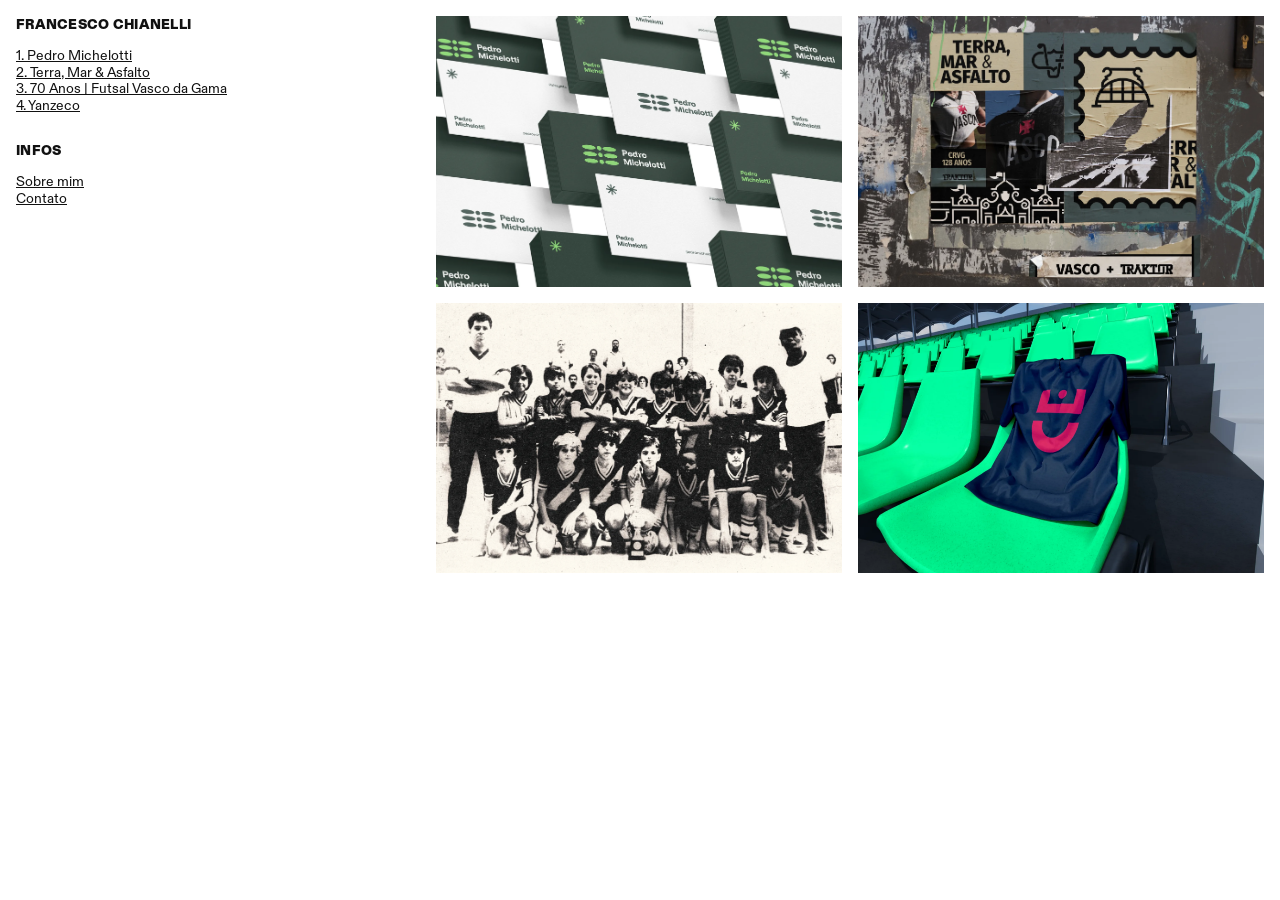
<file: index.html>
<!DOCTYPE html>
<html lang="pt-BR">
<head>
<meta charset="UTF-8">
<meta name="viewport" content="width=device-width, initial-scale=1.0">
<title>Francesco Chianelli | Design e Direção de Arte</title>
<meta name="description" content="Portfólio de Francesco Chianelli, Designer Gráfico e Diretor de Arte especializado em branding e identidade visual.">
<link rel="icon" type="image/svg+xml" href="favicon-light.svg" media="(prefers-color-scheme: light)">
<link rel="icon" type="image/svg+xml" href="favicon-dark.svg" media="(prefers-color-scheme: dark)">
<link rel="stylesheet" href="css/style.css">

</head>
<body>
  <div class="layout">
    
    <aside class="sidebar">
      <a href="/" class="brand">FRANCESCO CHIANELLI</a>
      <nav class="project-nav">
        <ol>
          <li><a href="/pedro-michelotti">1. Pedro Michelotti</a></li>
      <li><a href="/terra-mar-asfalto">2. Terra, Mar & Asfalto</a></li>
      <li><a href="/70-anos-futsal">3. 70 Anos | Futsal Vasco da Gama</a></li>
      <li><a href="/yanzeco">4. Yanzeco</a></li>
        </ol>
      </nav>
      <div class="infos">
        <span class="infos-label">INFOS</span>
        <a href="#" data-overlay="about">Sobre mim</a>
        <a href="#" data-overlay="contact">Contato</a>
      </div>
    </aside>
    <header class="mobile-topbar">
      <a href="/" class="brand">FRANCESCO CHIANELLI</a>
      <nav class="mobile-topbar-links">
        <a href="#" data-menu-open>Projetos</a>
        <a href="#" data-infos-open>Infos</a>
      </nav>
    </header>
    
    <main class="content">
      
      <div class="home-grid">
        <a class="cover" href="/pedro-michelotti"><img src="images/pedro-michelotti/1.webp" alt="Pedro Michelotti" loading="lazy"></a>
        <a class="cover" href="/terra-mar-asfalto"><img src="images/terra-mar-asfalto/1.webp" alt="Terra, Mar & Asfalto" loading="lazy"></a>
        <a class="cover" href="/70-anos-futsal"><img src="images/70-anos-futsal/2.webp" alt="70 Anos | Futsal do Club de Regatas Vasco da Gama" loading="lazy"></a>
        <a class="cover" href="/yanzeco"><img src="images/yanzeco/13.webp" alt="Yanzeco" loading="lazy"></a>
      </div>
    
    </main>
  </div>
  
    <div class="mobile-menu" data-mobile-menu>
      <div class="overlay-head">
        <span class="brand">FRANCESCO CHIANELLI</span>
        <a href="#" data-menu-close>Fechar</a>
      </div>
      <nav class="project-nav">
        <ol>
          <li><a href="/pedro-michelotti">1. Pedro Michelotti</a></li>
      <li><a href="/terra-mar-asfalto">2. Terra, Mar & Asfalto</a></li>
      <li><a href="/70-anos-futsal">3. 70 Anos | Futsal Vasco da Gama</a></li>
      <li><a href="/yanzeco">4. Yanzeco</a></li>
        </ol>
      </nav>
    </div>
    
    <div class="mobile-menu" data-mobile-infos>
      <div class="overlay-head">
        <span class="brand">FRANCESCO CHIANELLI</span>
        <a href="#" data-menu-close>Fechar</a>
      </div>
      <div class="infos">
        <a href="#" data-overlay="about">Sobre mim</a>
        <a href="#" data-overlay="contact">Contato</a>
      </div>
    </div>
    
  
    <div class="overlay" data-overlay-panel="about">
      <div class="overlay-head">
        <span class="brand">FRANCESCO CHIANELLI</span>
        <a href="#" data-overlay-close>Fechar</a>
      </div>
      <div class="overlay-body">
        <p class="lang-label">[BR]</p>
        <p>Designer Gráfico e Diretor de Arte com mais de 9 anos de experiência e atuação em branding, identidade visual e gestão de projetos criativos, com foco em posicionamento de marca, engajamento e performance visual. Tenho formação em Estudos de Mídia pela Universidade Federal Fluminense (UFF), e experiência em projetos para grandes marcas como USP, Estácio, Qconcursos, Ibmec, Atlético-MG, Corinthians, Vasco da Gama, Bruno Cantarelli (Charla Podcast), Matheus Cunha, Lucas Paquetá, Bruno Guimarães e&nbsp;Jorginho.</p>
        <p class="lang-label">[EN]</p>
        <p>Graphic Designer and Art Director with over 9 years of experience in branding, visual identity, and creative project management, focused on brand positioning, engagement, and visual performance. I hold a degree in Media Studies from Universidade Federal Fluminense (UFF), and have worked on projects for major brands such as USP, Estácio, Qconcursos, Ibmec, Atlético-MG, Corinthians, Vasco da Gama, Bruno Cantarelli (Charla Podcast), Matheus Cunha, Lucas Paquetá, Bruno Guimarães, and&nbsp;Jorginho.</p>
      </div>
    </div>
    <div class="overlay" data-overlay-panel="contact">
      <div class="overlay-head">
        <span class="overlay-title">CONTATO</span>
        <a href="#" data-overlay-close>Fechar</a>
      </div>
      <div class="overlay-body">
        <ol class="contact-list">
          <li><a href="mailto:francescochianelli@gmail.com">1. francescochianelli@gmail.com</a></li>
          <li><a href="https://www.linkedin.com/in/francescochianelli" target="_blank" rel="noopener">2. LinkedIn</a></li>
        </ol>
      </div>
    </div>
    
  <div class="scrim" data-scrim></div>
  <script src="js/main.js"></script>
</body>
</html>
</file>
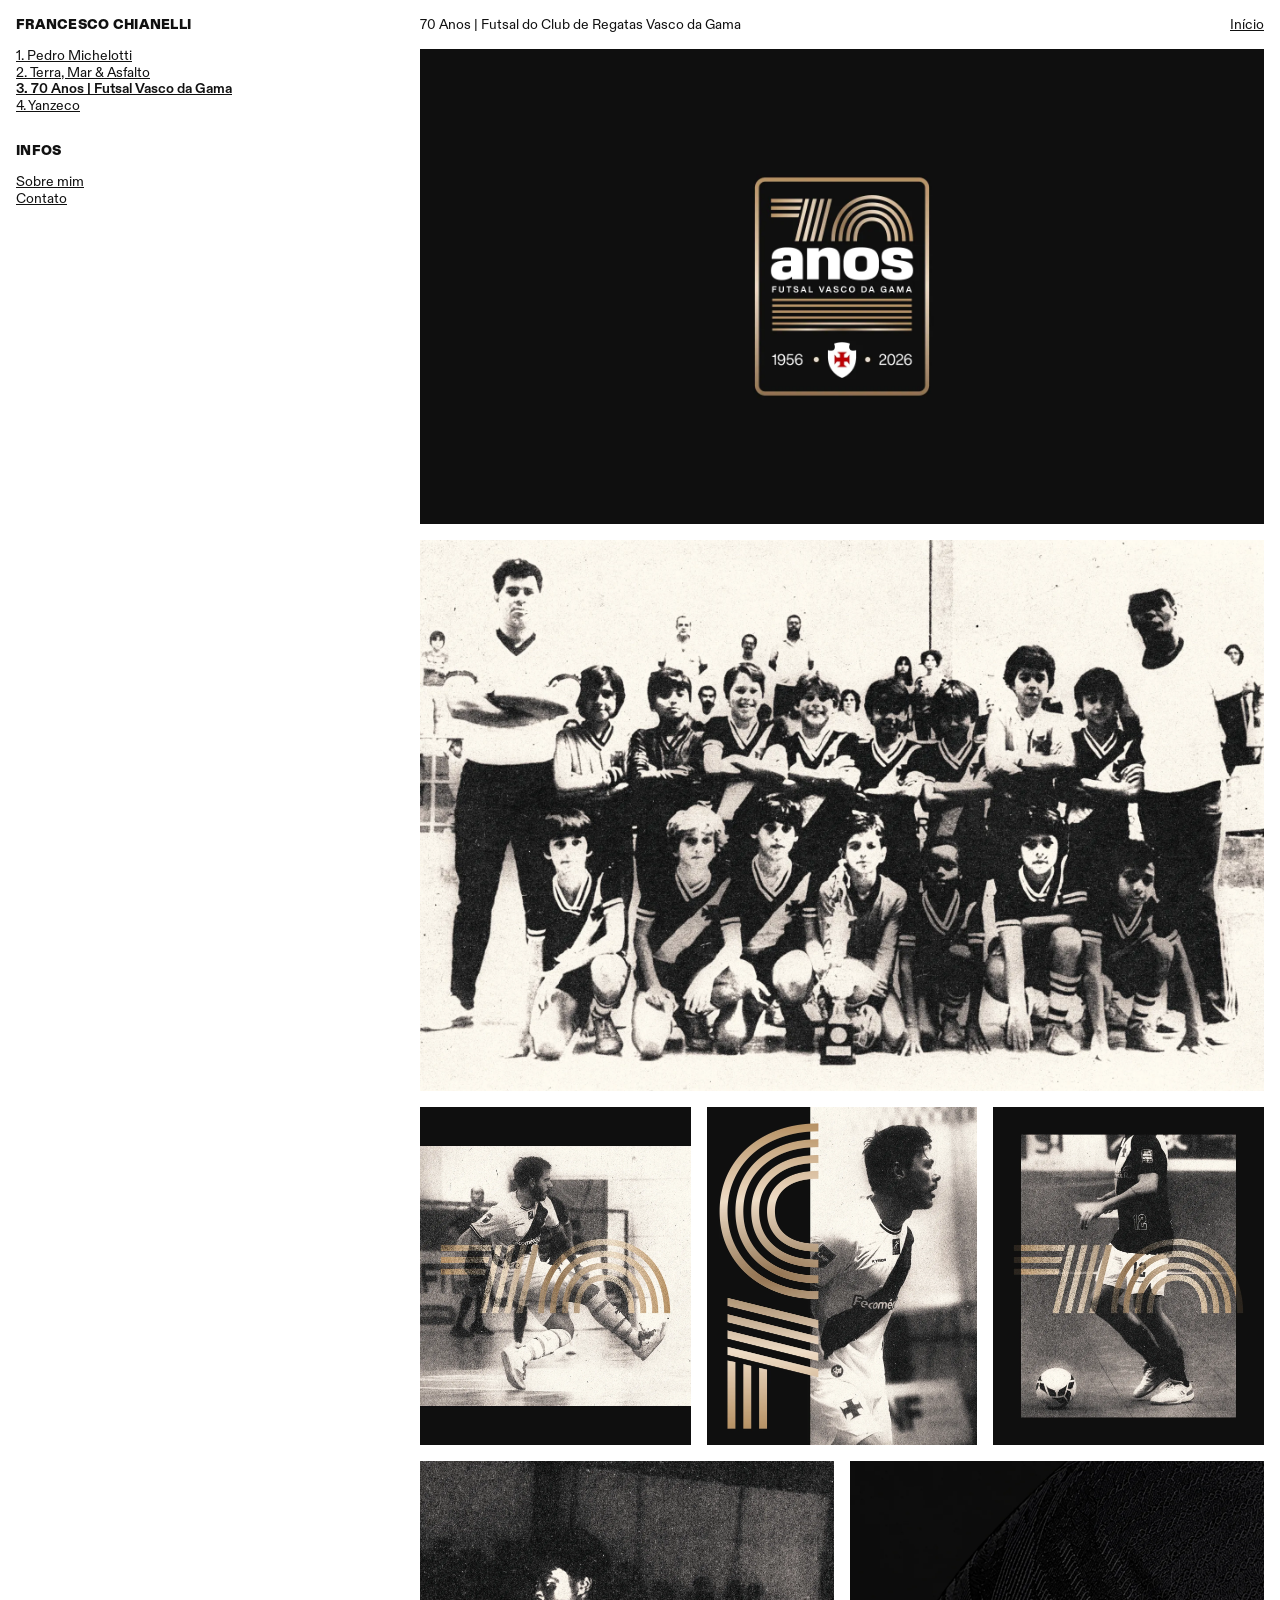
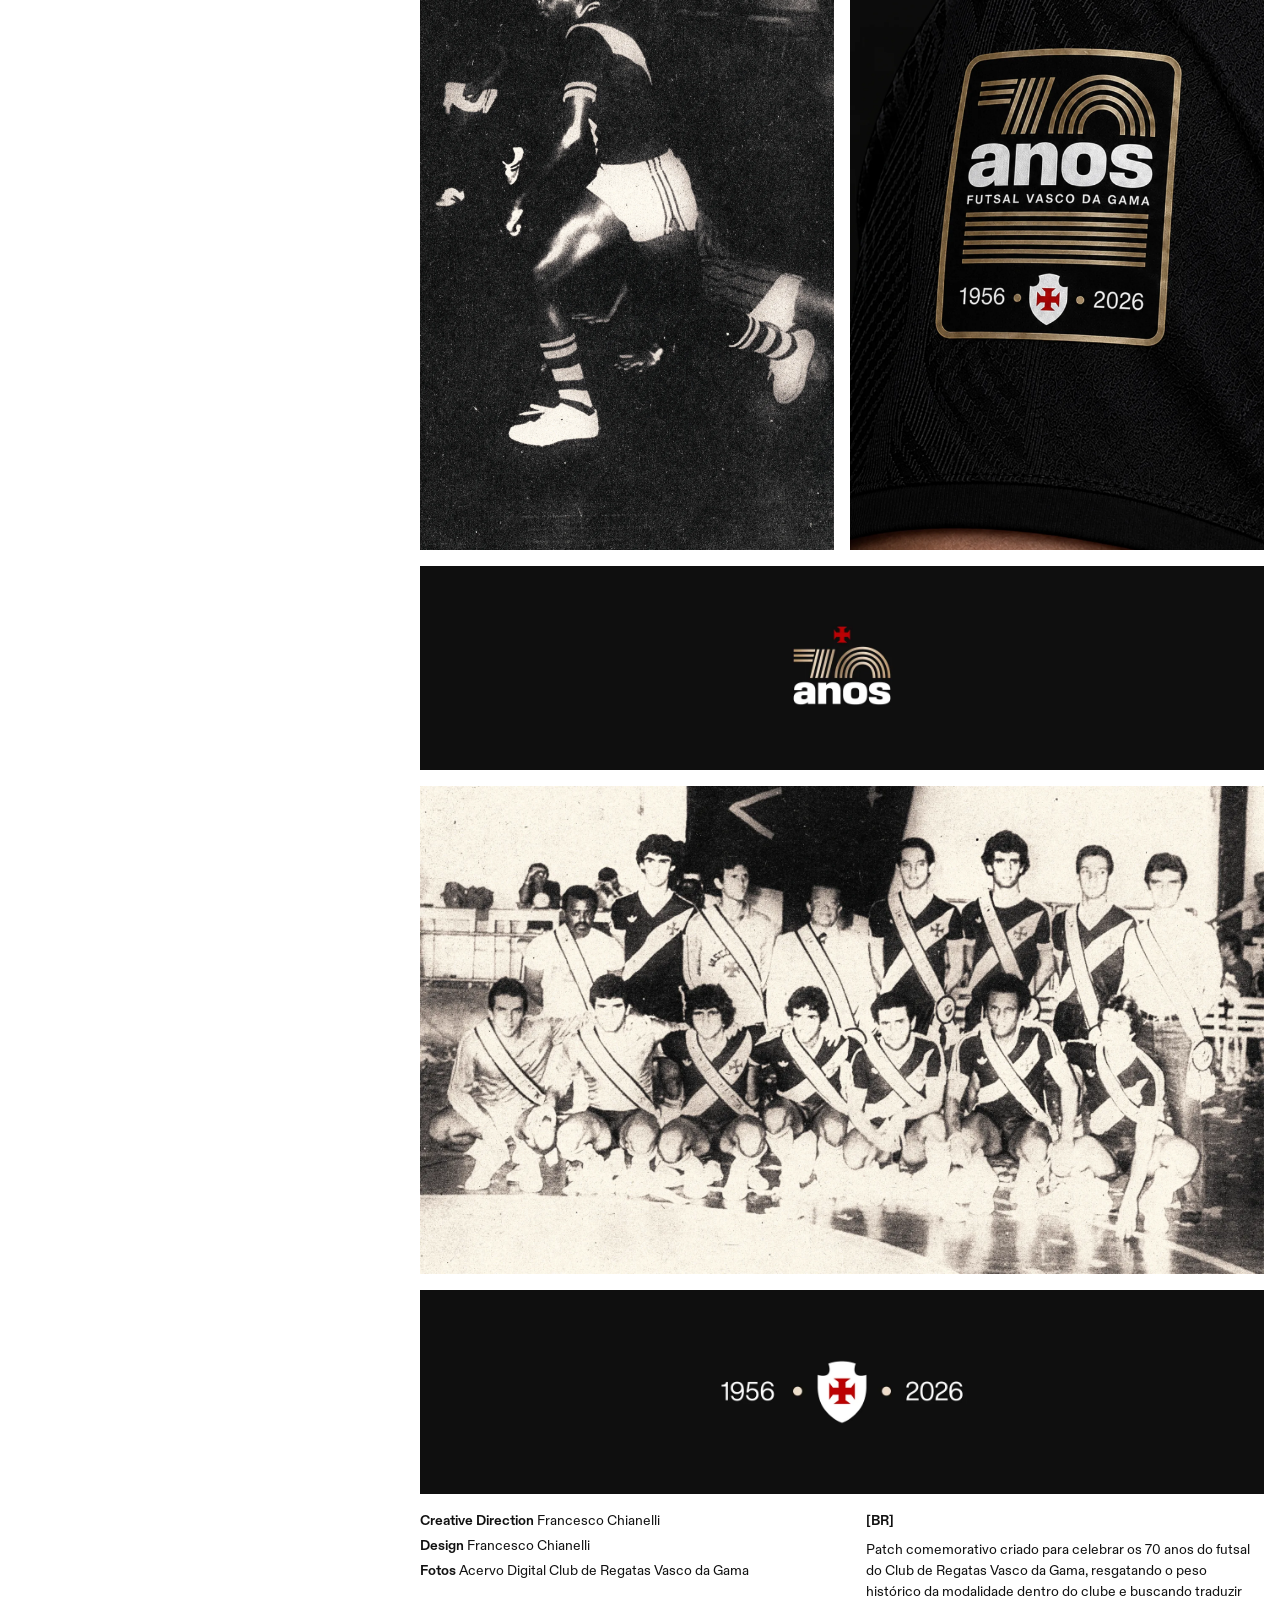
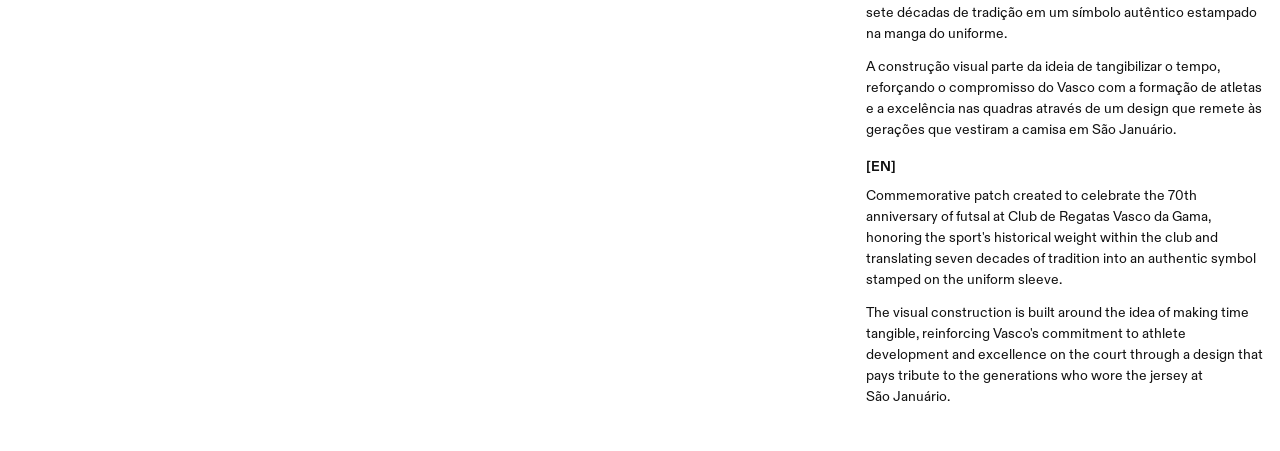
<file: 70-anos-futsal.html>
<!DOCTYPE html>
<html lang="pt-BR">
<head>
<meta charset="UTF-8">
<meta name="viewport" content="width=device-width, initial-scale=1.0">
<title>70 Anos | Futsal do Club de Regatas Vasco da Gama | Francesco Chianelli</title>
<meta name="description" content="Portfólio de Francesco Chianelli, Designer Gráfico e Diretor de Arte especializado em branding e identidade visual.">
<link rel="icon" type="image/svg+xml" href="favicon-light.svg" media="(prefers-color-scheme: light)">
<link rel="icon" type="image/svg+xml" href="favicon-dark.svg" media="(prefers-color-scheme: dark)">
<link rel="stylesheet" href="css/style.css">

</head>
<body class="project-page">
  <div class="layout">
    
    <aside class="sidebar">
      <a href="/" class="brand">FRANCESCO CHIANELLI</a>
      <nav class="project-nav">
        <ol>
          <li><a href="/pedro-michelotti">1. Pedro Michelotti</a></li>
      <li><a href="/terra-mar-asfalto">2. Terra, Mar & Asfalto</a></li>
      <li><a href="/70-anos-futsal" class="active">3. 70 Anos | Futsal Vasco da Gama</a></li>
      <li><a href="/yanzeco">4. Yanzeco</a></li>
        </ol>
      </nav>
      <div class="infos">
        <span class="infos-label">INFOS</span>
        <a href="#" data-overlay="about">Sobre mim</a>
        <a href="#" data-overlay="contact">Contato</a>
      </div>
    </aside>
    <header class="mobile-topbar">
      <a href="/" class="brand">FRANCESCO CHIANELLI</a>
      <nav class="mobile-topbar-links">
        <a href="#" data-menu-open>Projetos</a>
        <a href="#" data-infos-open>Infos</a>
      </nav>
    </header>
    
    <main class="content">
      
      <div class="project-header">
        <span class="project-title">70 Anos | Futsal do Club de<br class="title-break"> Regatas Vasco da Gama</span>
        <a href="#" class="mobile-projects-link" data-menu-open>Projetos</a>
        <a href="/" class="home-link">Início</a>
      </div>
      <div class="project-images">
        <div class="project-row grid-1">
          <img src="images/70-anos-futsal/1.webp" alt="70 Anos | Futsal do Club de Regatas Vasco da Gama - imagem 1" loading="lazy">
        </div>
        <div class="project-row grid-1">
          <img src="images/70-anos-futsal/2.webp" alt="70 Anos | Futsal do Club de Regatas Vasco da Gama - imagem 2" loading="lazy">
        </div>
        <div class="project-row grid-3">
          <img src="images/70-anos-futsal/3.webp" alt="70 Anos | Futsal do Club de Regatas Vasco da Gama - imagem 3" loading="lazy">
          <img src="images/70-anos-futsal/4.webp" alt="70 Anos | Futsal do Club de Regatas Vasco da Gama - imagem 4" loading="lazy">
          <img src="images/70-anos-futsal/5.webp" alt="70 Anos | Futsal do Club de Regatas Vasco da Gama - imagem 5" loading="lazy">
        </div>
        <div class="project-row grid-2">
          <img src="images/70-anos-futsal/6.webp" alt="70 Anos | Futsal do Club de Regatas Vasco da Gama - imagem 6" loading="lazy">
          <img src="images/70-anos-futsal/7.webp" alt="70 Anos | Futsal do Club de Regatas Vasco da Gama - imagem 7" loading="lazy">
        </div>
        <div class="project-row grid-1">
          <img src="images/70-anos-futsal/8.webp" alt="70 Anos | Futsal do Club de Regatas Vasco da Gama - imagem 8" loading="lazy">
        </div>
        <div class="project-row grid-1">
          <img src="images/70-anos-futsal/9.webp" alt="70 Anos | Futsal do Club de Regatas Vasco da Gama - imagem 9" loading="lazy">
        </div>
        <div class="project-row grid-1">
          <img src="images/70-anos-futsal/10.webp" alt="70 Anos | Futsal do Club de Regatas Vasco da Gama - imagem 10" loading="lazy">
        </div>
      </div>
      <div class="project-footer">
        <div class="credits">
          <p><strong>Creative Direction</strong> Francesco Chianelli</p>
          <p><strong>Design</strong> Francesco Chianelli</p>
          <p><strong>Fotos</strong> Acervo Digital Club de Regatas Vasco da Gama</p>
        </div>
        <div class="descriptions">
          <p class="lang-label">[BR]</p>
          <p>Patch comemorativo criado para celebrar os 70 anos do futsal do Club de Regatas Vasco da Gama, resgatando o peso histórico da modalidade dentro do clube e buscando traduzir sete décadas de tradição em um símbolo autêntico estampado na manga do&nbsp;uniforme.</p><p>A construção visual parte da ideia de tangibilizar o tempo, reforçando o compromisso do Vasco com a formação de atletas e a excelência nas quadras através de um design que remete às gerações que vestiram a camisa em São&nbsp;Januário.</p>
          <p class="lang-label">[EN]</p>
          <p>Commemorative patch created to celebrate the 70th anniversary of futsal at Club de Regatas Vasco da Gama, honoring the sport's historical weight within the club and translating seven decades of tradition into an authentic symbol stamped on the uniform&nbsp;sleeve.</p><p>The visual construction is built around the idea of making time tangible, reinforcing Vasco's commitment to athlete development and excellence on the court through a design that pays tribute to the generations who wore the jersey at São&nbsp;Januário.</p>
        </div>
      </div>
    
    </main>
  </div>
  
    <div class="mobile-menu" data-mobile-menu>
      <div class="overlay-head">
        <span class="brand">FRANCESCO CHIANELLI</span>
        <a href="#" data-menu-close>Fechar</a>
      </div>
      <nav class="project-nav">
        <ol>
          <li><a href="/pedro-michelotti">1. Pedro Michelotti</a></li>
      <li><a href="/terra-mar-asfalto">2. Terra, Mar & Asfalto</a></li>
      <li><a href="/70-anos-futsal" class="active">3. 70 Anos | Futsal Vasco da Gama</a></li>
      <li><a href="/yanzeco">4. Yanzeco</a></li>
        </ol>
      </nav>
    </div>
    
    <div class="mobile-menu" data-mobile-infos>
      <div class="overlay-head">
        <span class="brand">FRANCESCO CHIANELLI</span>
        <a href="#" data-menu-close>Fechar</a>
      </div>
      <div class="infos">
        <a href="#" data-overlay="about">Sobre mim</a>
        <a href="#" data-overlay="contact">Contato</a>
      </div>
    </div>
    
  
    <div class="overlay" data-overlay-panel="about">
      <div class="overlay-head">
        <span class="brand">FRANCESCO CHIANELLI</span>
        <a href="#" data-overlay-close>Fechar</a>
      </div>
      <div class="overlay-body">
        <p class="lang-label">[BR]</p>
        <p>Designer Gráfico e Diretor de Arte com mais de 9 anos de experiência e atuação em branding, identidade visual e gestão de projetos criativos, com foco em posicionamento de marca, engajamento e performance visual. Tenho formação em Estudos de Mídia pela Universidade Federal Fluminense (UFF), e experiência em projetos para grandes marcas como USP, Estácio, Qconcursos, Ibmec, Atlético-MG, Corinthians, Vasco da Gama, Bruno Cantarelli (Charla Podcast), Matheus Cunha, Lucas Paquetá, Bruno Guimarães e&nbsp;Jorginho.</p>
        <p class="lang-label">[EN]</p>
        <p>Graphic Designer and Art Director with over 9 years of experience in branding, visual identity, and creative project management, focused on brand positioning, engagement, and visual performance. I hold a degree in Media Studies from Universidade Federal Fluminense (UFF), and have worked on projects for major brands such as USP, Estácio, Qconcursos, Ibmec, Atlético-MG, Corinthians, Vasco da Gama, Bruno Cantarelli (Charla Podcast), Matheus Cunha, Lucas Paquetá, Bruno Guimarães, and&nbsp;Jorginho.</p>
      </div>
    </div>
    <div class="overlay" data-overlay-panel="contact">
      <div class="overlay-head">
        <span class="overlay-title">CONTATO</span>
        <a href="#" data-overlay-close>Fechar</a>
      </div>
      <div class="overlay-body">
        <ol class="contact-list">
          <li><a href="mailto:francescochianelli@gmail.com">1. francescochianelli@gmail.com</a></li>
          <li><a href="https://www.linkedin.com/in/francescochianelli" target="_blank" rel="noopener">2. LinkedIn</a></li>
        </ol>
      </div>
    </div>
    
  <div class="scrim" data-scrim></div>
  <script src="js/main.js"></script>
</body>
</html>
</file>
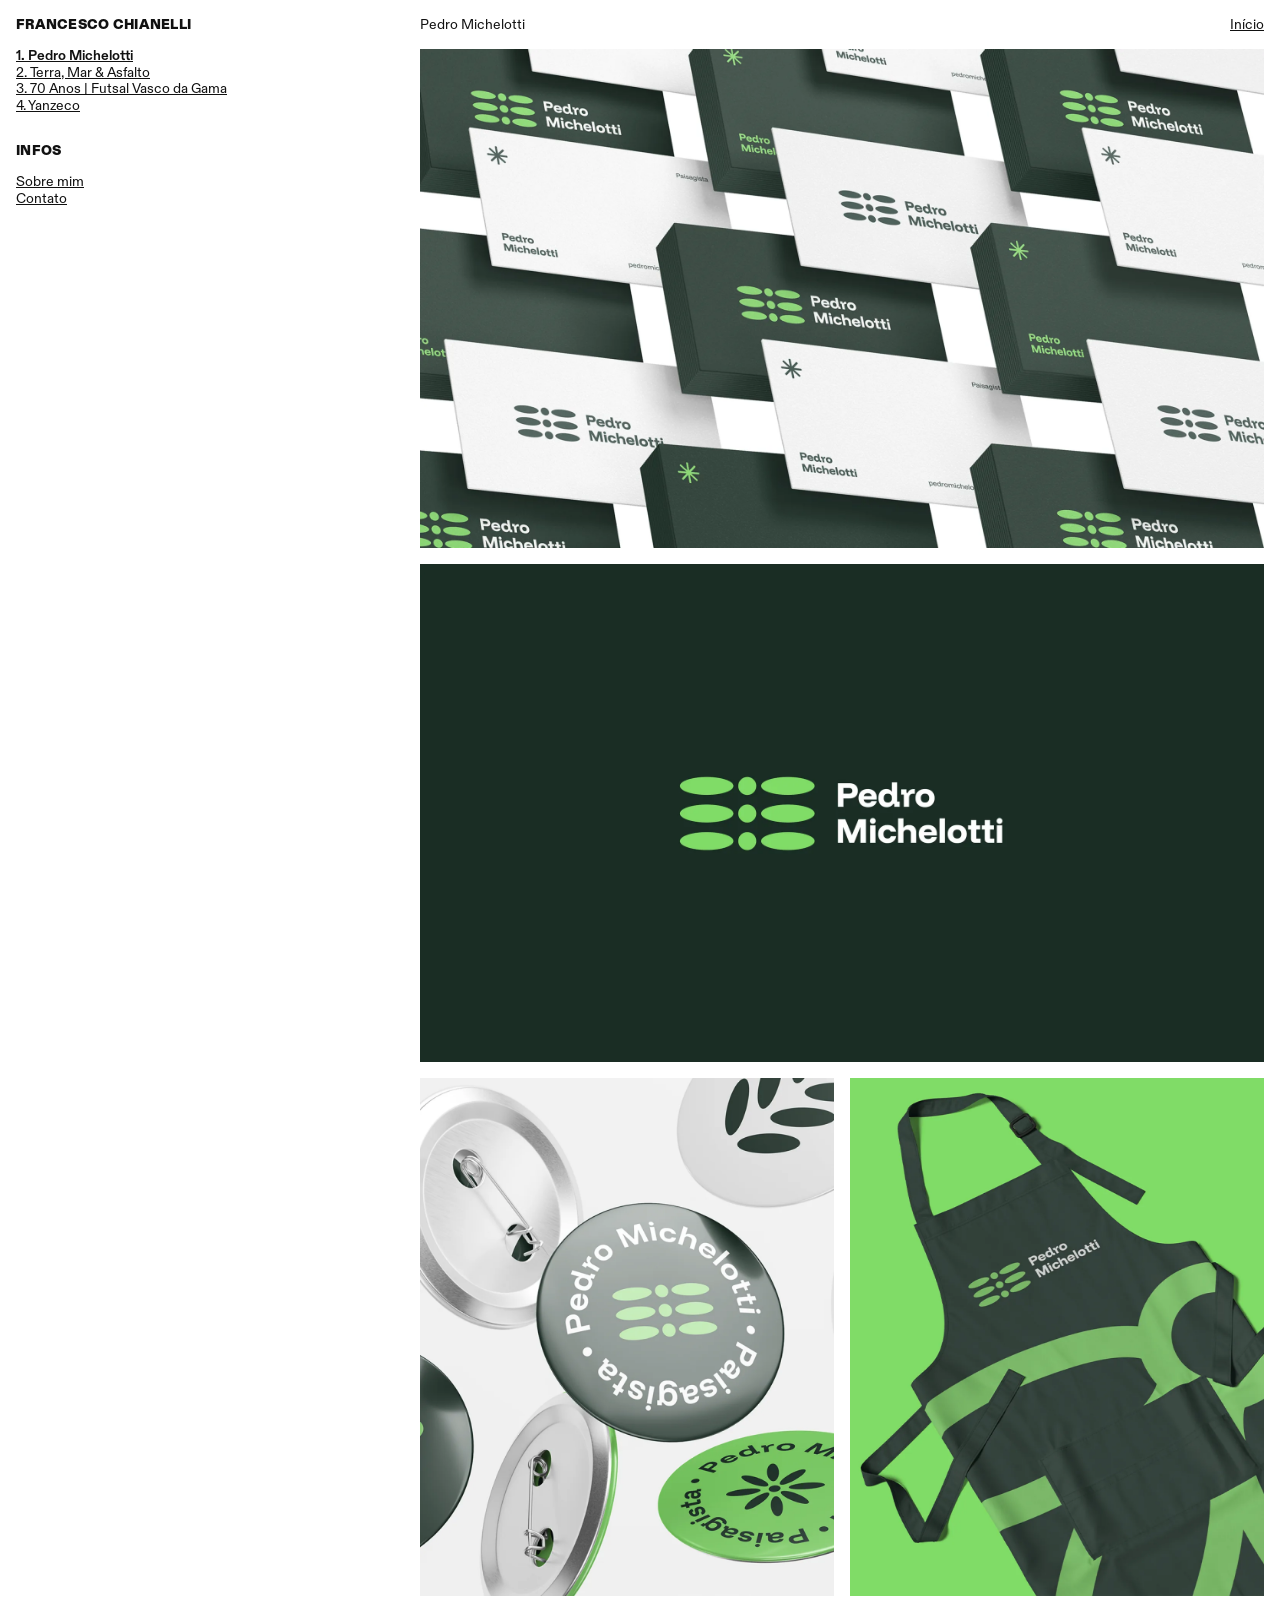
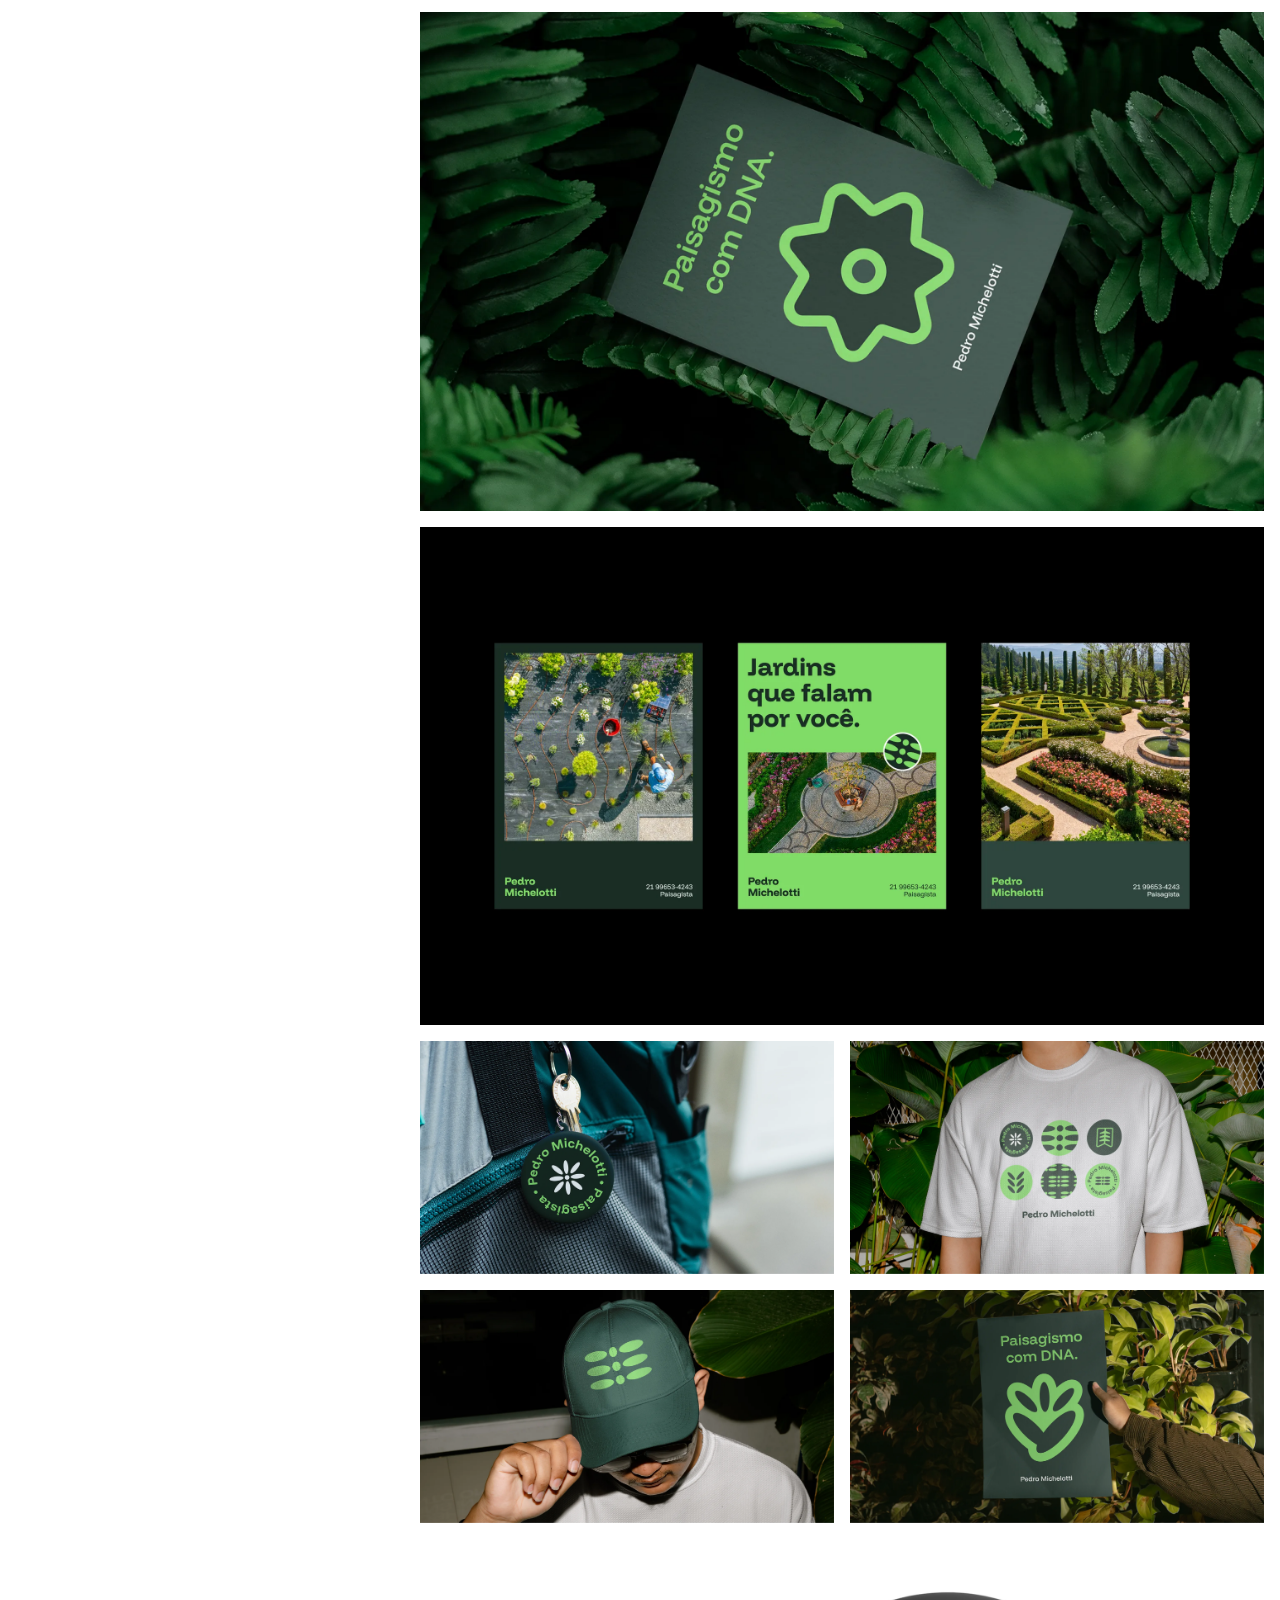
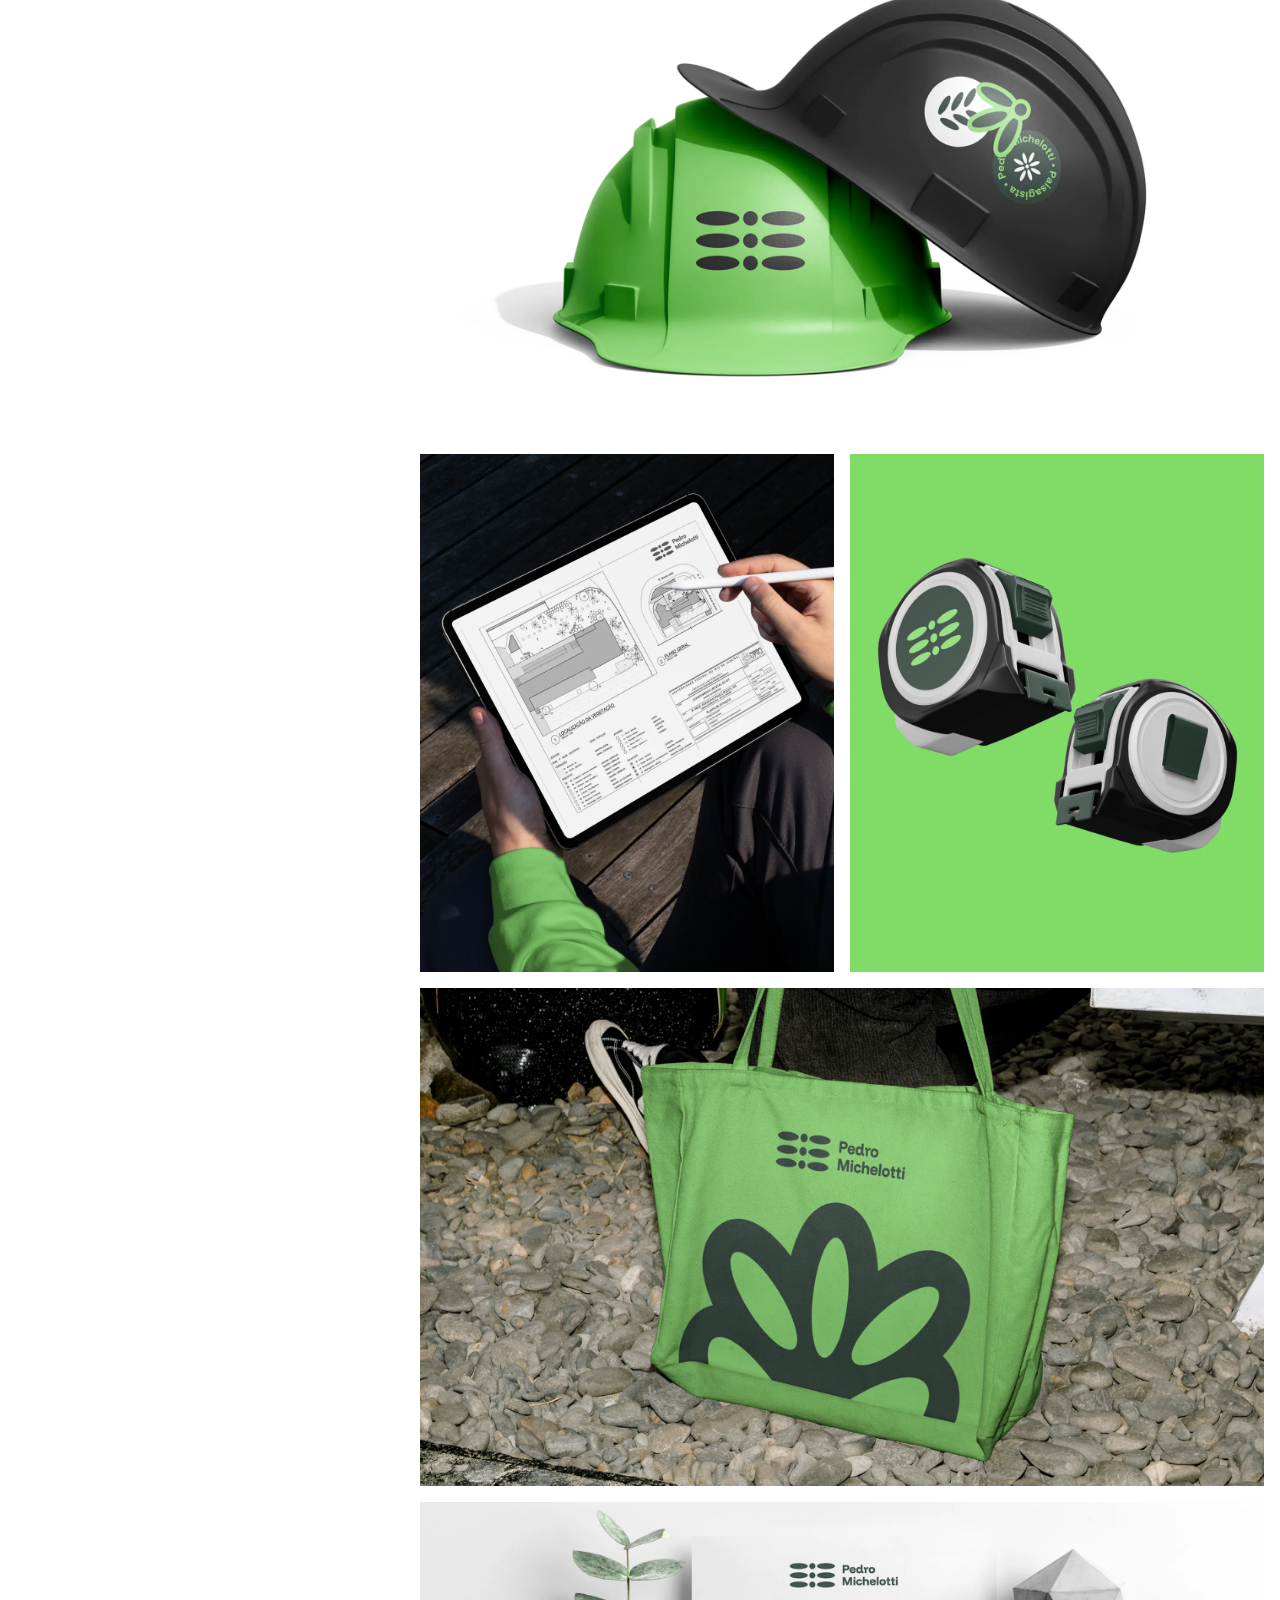
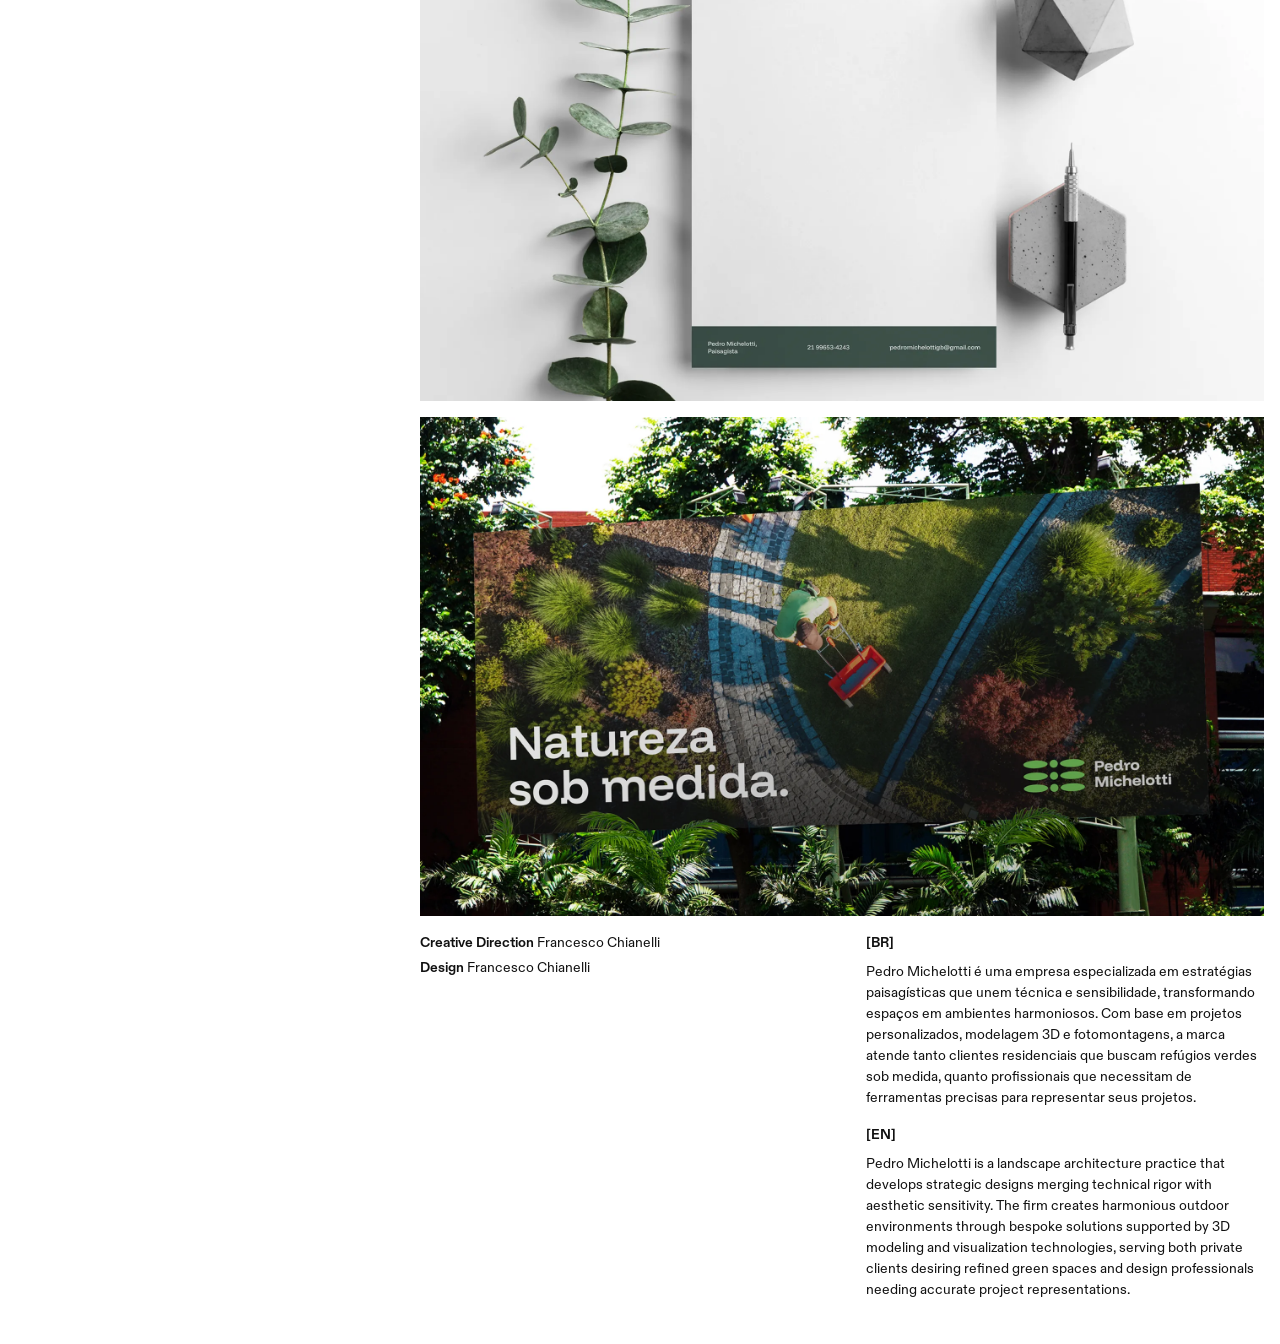
<file: pedro-michelotti.html>
<!DOCTYPE html>
<html lang="pt-BR">
<head>
<meta charset="UTF-8">
<meta name="viewport" content="width=device-width, initial-scale=1.0">
<title>Pedro Michelotti | Francesco Chianelli</title>
<meta name="description" content="Portfólio de Francesco Chianelli, Designer Gráfico e Diretor de Arte especializado em branding e identidade visual.">
<link rel="icon" type="image/svg+xml" href="favicon-light.svg" media="(prefers-color-scheme: light)">
<link rel="icon" type="image/svg+xml" href="favicon-dark.svg" media="(prefers-color-scheme: dark)">
<link rel="stylesheet" href="css/style.css">

</head>
<body class="project-page">
  <div class="layout">
    
    <aside class="sidebar">
      <a href="/" class="brand">FRANCESCO CHIANELLI</a>
      <nav class="project-nav">
        <ol>
          <li><a href="/pedro-michelotti" class="active">1. Pedro Michelotti</a></li>
      <li><a href="/terra-mar-asfalto">2. Terra, Mar & Asfalto</a></li>
      <li><a href="/70-anos-futsal">3. 70 Anos | Futsal Vasco da Gama</a></li>
      <li><a href="/yanzeco">4. Yanzeco</a></li>
        </ol>
      </nav>
      <div class="infos">
        <span class="infos-label">INFOS</span>
        <a href="#" data-overlay="about">Sobre mim</a>
        <a href="#" data-overlay="contact">Contato</a>
      </div>
    </aside>
    <header class="mobile-topbar">
      <a href="/" class="brand">FRANCESCO CHIANELLI</a>
      <nav class="mobile-topbar-links">
        <a href="#" data-menu-open>Projetos</a>
        <a href="#" data-infos-open>Infos</a>
      </nav>
    </header>
    
    <main class="content">
      
      <div class="project-header">
        <span class="project-title">Pedro Michelotti</span>
        <a href="#" class="mobile-projects-link" data-menu-open>Projetos</a>
        <a href="/" class="home-link">Início</a>
      </div>
      <div class="project-images">
        <div class="project-row grid-1">
          <img src="images/pedro-michelotti/1.webp" alt="Pedro Michelotti - imagem 1" loading="lazy">
        </div>
        <div class="project-row grid-1">
          <img src="images/pedro-michelotti/2.webp" alt="Pedro Michelotti - imagem 2" loading="lazy">
        </div>
        <div class="project-row grid-2">
          <img src="images/pedro-michelotti/3.webp" alt="Pedro Michelotti - imagem 3" loading="lazy">
          <img src="images/pedro-michelotti/4.webp" alt="Pedro Michelotti - imagem 4" loading="lazy">
        </div>
        <div class="project-row grid-1">
          <img src="images/pedro-michelotti/5.webp" alt="Pedro Michelotti - imagem 5" loading="lazy">
        </div>
        <div class="project-row grid-1">
          <img src="images/pedro-michelotti/6.webp" alt="Pedro Michelotti - imagem 6" loading="lazy">
        </div>
        <div class="project-row grid-2">
          <img src="images/pedro-michelotti/7.webp" alt="Pedro Michelotti - imagem 7" loading="lazy">
          <img src="images/pedro-michelotti/8.webp" alt="Pedro Michelotti - imagem 8" loading="lazy">
        </div>
        <div class="project-row grid-2">
          <img src="images/pedro-michelotti/9.webp" alt="Pedro Michelotti - imagem 9" loading="lazy">
          <img src="images/pedro-michelotti/10.webp" alt="Pedro Michelotti - imagem 10" loading="lazy">
        </div>
        <div class="project-row grid-1">
          <img src="images/pedro-michelotti/11.webp" alt="Pedro Michelotti - imagem 11" loading="lazy">
        </div>
        <div class="project-row grid-2">
          <img src="images/pedro-michelotti/12.webp" alt="Pedro Michelotti - imagem 12" loading="lazy">
          <img src="images/pedro-michelotti/13.webp" alt="Pedro Michelotti - imagem 13" loading="lazy">
        </div>
        <div class="project-row grid-1">
          <img src="images/pedro-michelotti/14.webp" alt="Pedro Michelotti - imagem 14" loading="lazy">
        </div>
        <div class="project-row grid-1">
          <img src="images/pedro-michelotti/15.webp" alt="Pedro Michelotti - imagem 15" loading="lazy">
        </div>
        <div class="project-row grid-1">
          <img src="images/pedro-michelotti/16.webp" alt="Pedro Michelotti - imagem 16" loading="lazy">
        </div>
      </div>
      <div class="project-footer">
        <div class="credits">
          <p><strong>Creative Direction</strong> Francesco Chianelli</p>
          <p><strong>Design</strong> Francesco Chianelli</p>
        </div>
        <div class="descriptions">
          <p class="lang-label">[BR]</p>
          <p>Pedro Michelotti é uma empresa especializada em estratégias paisagísticas que unem técnica e sensibilidade, transformando espaços em ambientes harmoniosos. Com base em projetos personalizados, modelagem 3D e fotomontagens, a marca atende tanto clientes residenciais que buscam refúgios verdes sob medida, quanto profissionais que necessitam de ferramentas precisas para representar seus&nbsp;projetos.</p>
          <p class="lang-label">[EN]</p>
          <p>Pedro Michelotti is a landscape architecture practice that develops strategic designs merging technical rigor with aesthetic sensitivity. The firm creates harmonious outdoor environments through bespoke solutions supported by 3D modeling and visualization technologies, serving both private clients desiring refined green spaces and design professionals needing accurate project&nbsp;representations.</p>
        </div>
      </div>
    
    </main>
  </div>
  
    <div class="mobile-menu" data-mobile-menu>
      <div class="overlay-head">
        <span class="brand">FRANCESCO CHIANELLI</span>
        <a href="#" data-menu-close>Fechar</a>
      </div>
      <nav class="project-nav">
        <ol>
          <li><a href="/pedro-michelotti" class="active">1. Pedro Michelotti</a></li>
      <li><a href="/terra-mar-asfalto">2. Terra, Mar & Asfalto</a></li>
      <li><a href="/70-anos-futsal">3. 70 Anos | Futsal Vasco da Gama</a></li>
      <li><a href="/yanzeco">4. Yanzeco</a></li>
        </ol>
      </nav>
    </div>
    
    <div class="mobile-menu" data-mobile-infos>
      <div class="overlay-head">
        <span class="brand">FRANCESCO CHIANELLI</span>
        <a href="#" data-menu-close>Fechar</a>
      </div>
      <div class="infos">
        <a href="#" data-overlay="about">Sobre mim</a>
        <a href="#" data-overlay="contact">Contato</a>
      </div>
    </div>
    
  
    <div class="overlay" data-overlay-panel="about">
      <div class="overlay-head">
        <span class="brand">FRANCESCO CHIANELLI</span>
        <a href="#" data-overlay-close>Fechar</a>
      </div>
      <div class="overlay-body">
        <p class="lang-label">[BR]</p>
        <p>Designer Gráfico e Diretor de Arte com mais de 9 anos de experiência e atuação em branding, identidade visual e gestão de projetos criativos, com foco em posicionamento de marca, engajamento e performance visual. Tenho formação em Estudos de Mídia pela Universidade Federal Fluminense (UFF), e experiência em projetos para grandes marcas como USP, Estácio, Qconcursos, Ibmec, Atlético-MG, Corinthians, Vasco da Gama, Bruno Cantarelli (Charla Podcast), Matheus Cunha, Lucas Paquetá, Bruno Guimarães e&nbsp;Jorginho.</p>
        <p class="lang-label">[EN]</p>
        <p>Graphic Designer and Art Director with over 9 years of experience in branding, visual identity, and creative project management, focused on brand positioning, engagement, and visual performance. I hold a degree in Media Studies from Universidade Federal Fluminense (UFF), and have worked on projects for major brands such as USP, Estácio, Qconcursos, Ibmec, Atlético-MG, Corinthians, Vasco da Gama, Bruno Cantarelli (Charla Podcast), Matheus Cunha, Lucas Paquetá, Bruno Guimarães, and&nbsp;Jorginho.</p>
      </div>
    </div>
    <div class="overlay" data-overlay-panel="contact">
      <div class="overlay-head">
        <span class="overlay-title">CONTATO</span>
        <a href="#" data-overlay-close>Fechar</a>
      </div>
      <div class="overlay-body">
        <ol class="contact-list">
          <li><a href="mailto:francescochianelli@gmail.com">1. francescochianelli@gmail.com</a></li>
          <li><a href="https://www.linkedin.com/in/francescochianelli" target="_blank" rel="noopener">2. LinkedIn</a></li>
        </ol>
      </div>
    </div>
    
  <div class="scrim" data-scrim></div>
  <script src="js/main.js"></script>
</body>
</html>
</file>
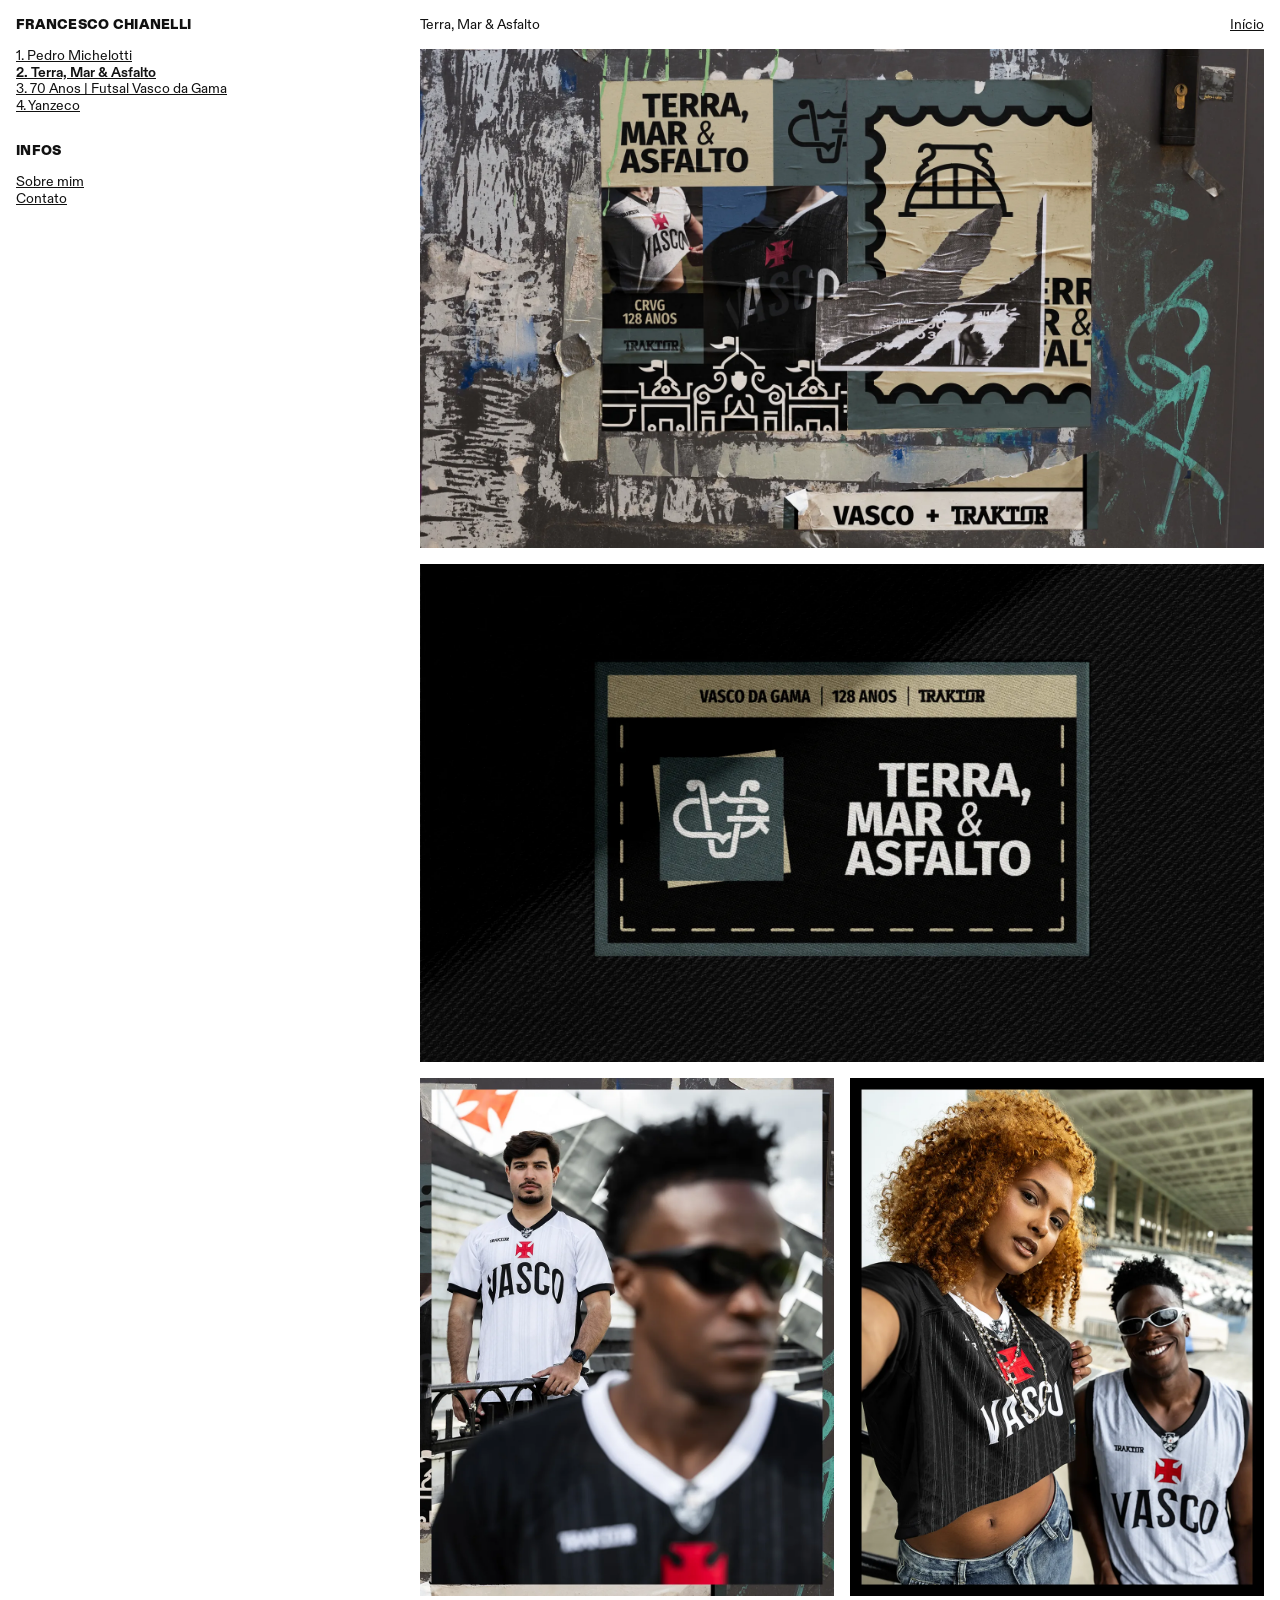
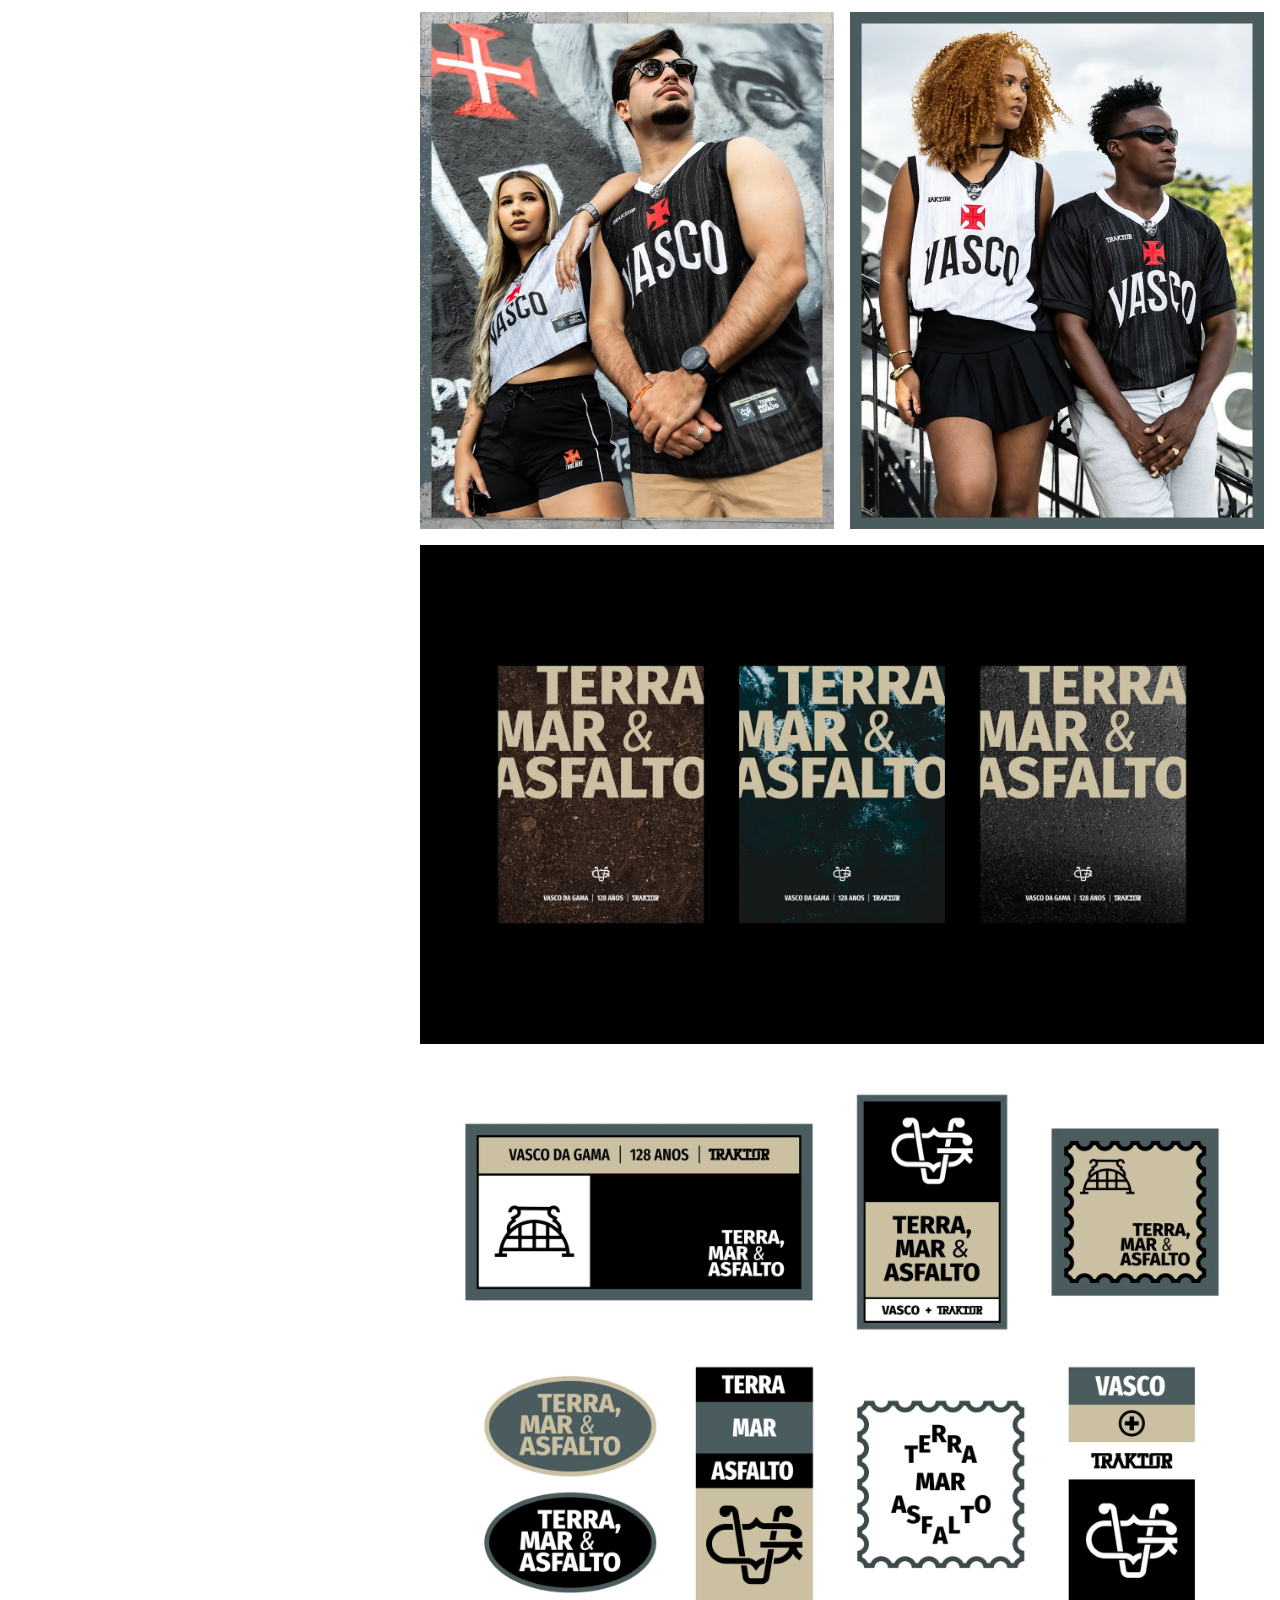
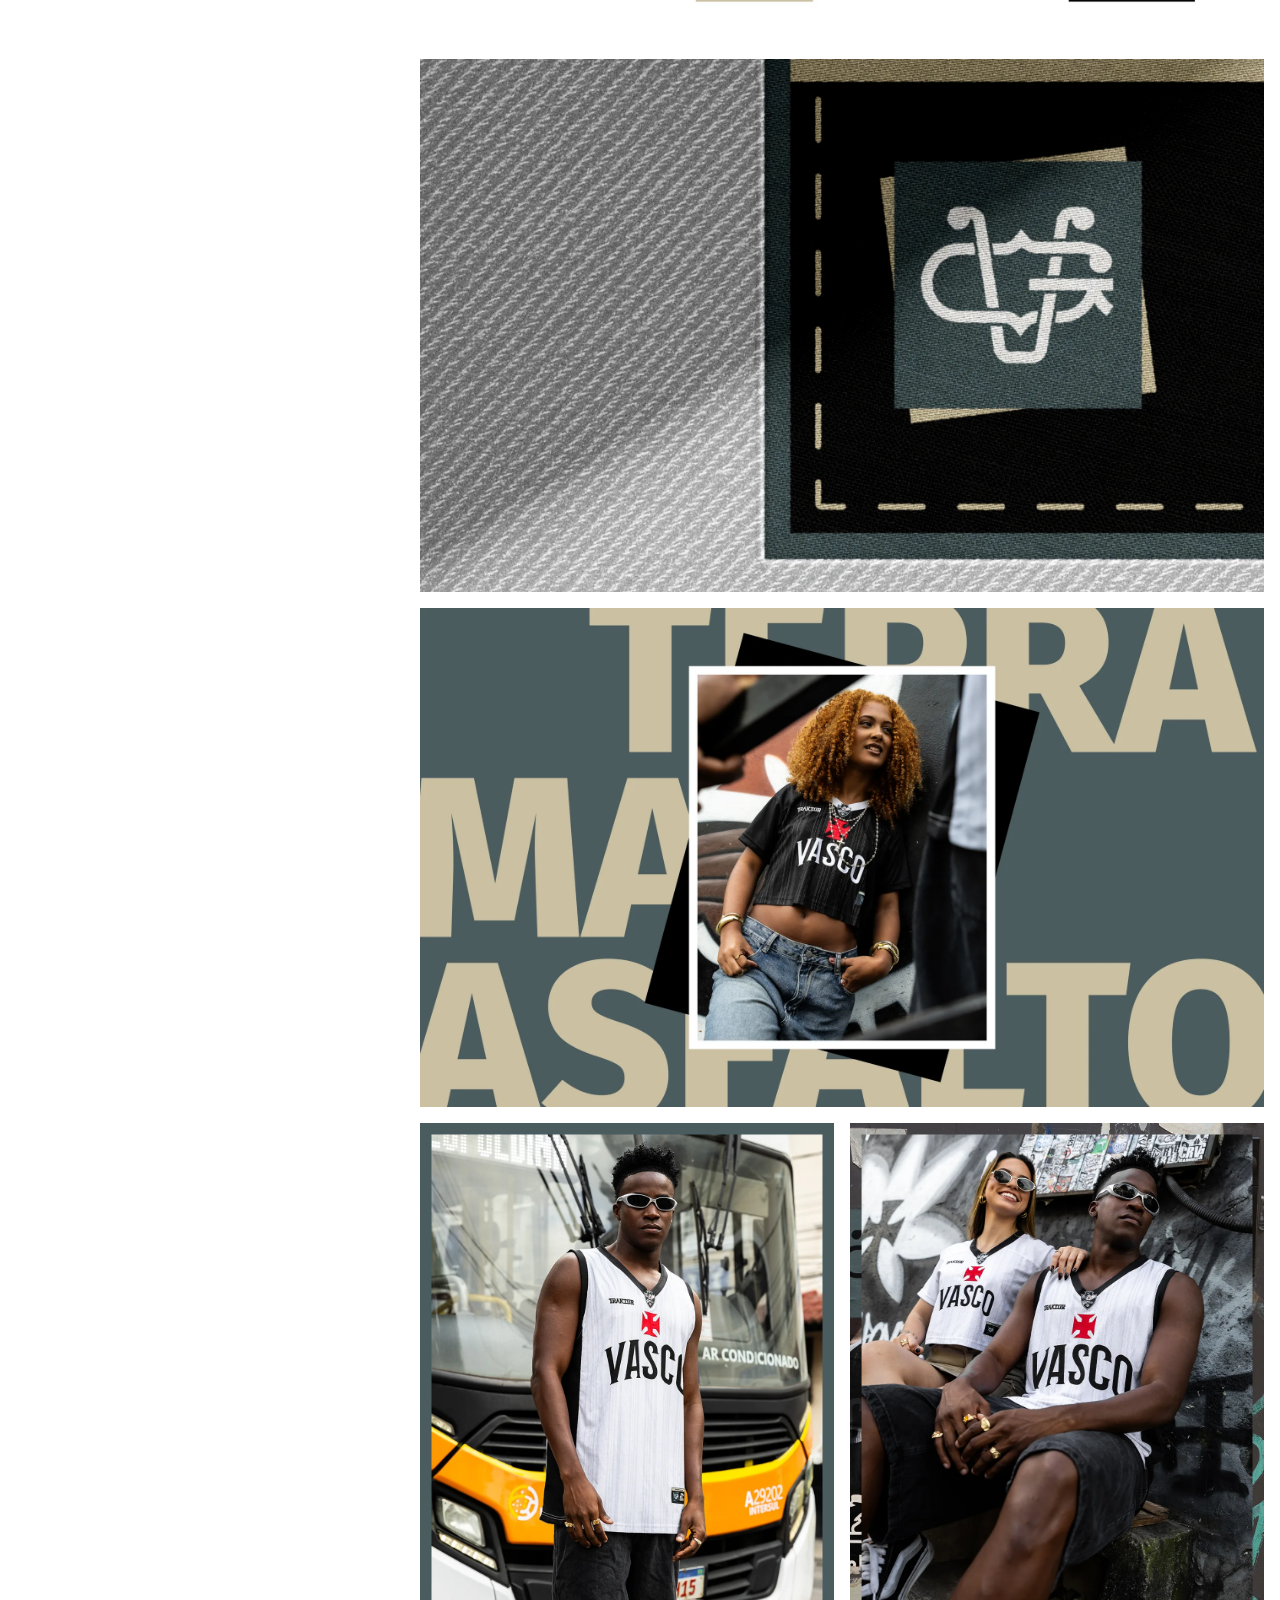
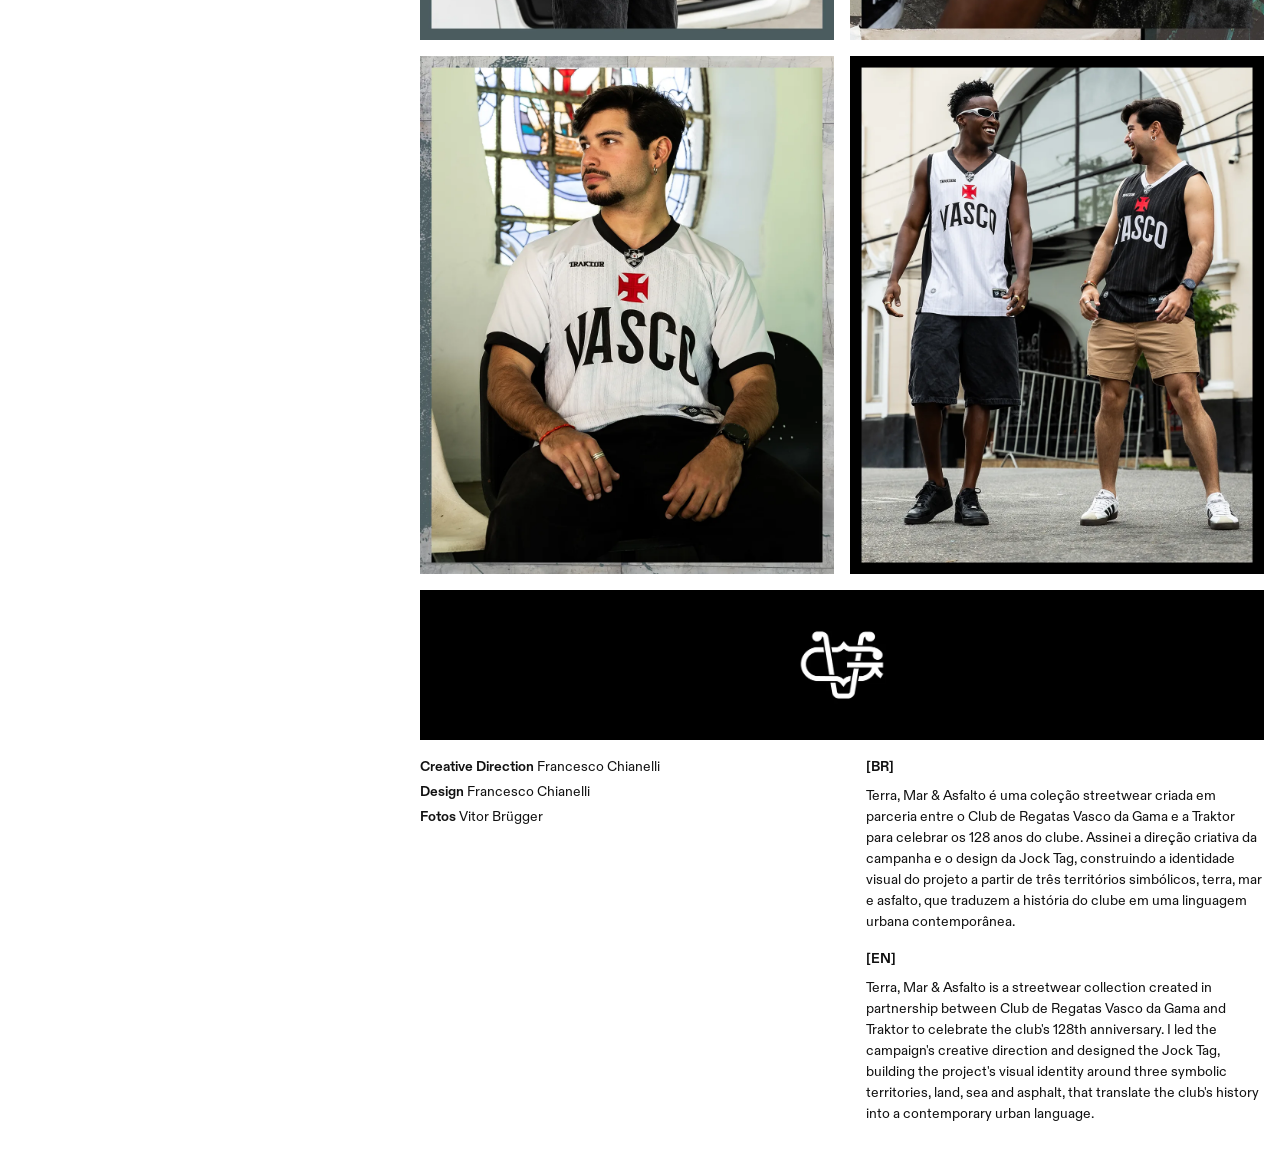
<file: terra-mar-asfalto.html>
<!DOCTYPE html>
<html lang="pt-BR">
<head>
<meta charset="UTF-8">
<meta name="viewport" content="width=device-width, initial-scale=1.0">
<title>Terra, Mar & Asfalto | Francesco Chianelli</title>
<meta name="description" content="Portfólio de Francesco Chianelli, Designer Gráfico e Diretor de Arte especializado em branding e identidade visual.">
<link rel="icon" type="image/svg+xml" href="favicon-light.svg" media="(prefers-color-scheme: light)">
<link rel="icon" type="image/svg+xml" href="favicon-dark.svg" media="(prefers-color-scheme: dark)">
<link rel="stylesheet" href="css/style.css">

</head>
<body class="project-page">
  <div class="layout">
    
    <aside class="sidebar">
      <a href="/" class="brand">FRANCESCO CHIANELLI</a>
      <nav class="project-nav">
        <ol>
          <li><a href="/pedro-michelotti">1. Pedro Michelotti</a></li>
      <li><a href="/terra-mar-asfalto" class="active">2. Terra, Mar & Asfalto</a></li>
      <li><a href="/70-anos-futsal">3. 70 Anos | Futsal Vasco da Gama</a></li>
      <li><a href="/yanzeco">4. Yanzeco</a></li>
        </ol>
      </nav>
      <div class="infos">
        <span class="infos-label">INFOS</span>
        <a href="#" data-overlay="about">Sobre mim</a>
        <a href="#" data-overlay="contact">Contato</a>
      </div>
    </aside>
    <header class="mobile-topbar">
      <a href="/" class="brand">FRANCESCO CHIANELLI</a>
      <nav class="mobile-topbar-links">
        <a href="#" data-menu-open>Projetos</a>
        <a href="#" data-infos-open>Infos</a>
      </nav>
    </header>
    
    <main class="content">
      
      <div class="project-header">
        <span class="project-title">Terra, Mar & Asfalto</span>
        <a href="#" class="mobile-projects-link" data-menu-open>Projetos</a>
        <a href="/" class="home-link">Início</a>
      </div>
      <div class="project-images">
        <div class="project-row grid-1">
          <img src="images/terra-mar-asfalto/1.webp" alt="Terra, Mar & Asfalto - imagem 1" loading="lazy">
        </div>
        <div class="project-row grid-1">
          <img src="images/terra-mar-asfalto/2.webp" alt="Terra, Mar & Asfalto - imagem 2" loading="lazy">
        </div>
        <div class="project-row grid-2">
          <img src="images/terra-mar-asfalto/3.webp" alt="Terra, Mar & Asfalto - imagem 3" loading="lazy">
          <img src="images/terra-mar-asfalto/4.webp" alt="Terra, Mar & Asfalto - imagem 4" loading="lazy">
        </div>
        <div class="project-row grid-2">
          <img src="images/terra-mar-asfalto/5.webp" alt="Terra, Mar & Asfalto - imagem 5" loading="lazy">
          <img src="images/terra-mar-asfalto/6.webp" alt="Terra, Mar & Asfalto - imagem 6" loading="lazy">
        </div>
        <div class="project-row grid-1">
          <img src="images/terra-mar-asfalto/7.webp" alt="Terra, Mar & Asfalto - imagem 7" loading="lazy">
        </div>
        <div class="project-row grid-1">
          <img src="images/terra-mar-asfalto/8.webp" alt="Terra, Mar & Asfalto - imagem 8" loading="lazy">
        </div>
        <div class="project-row grid-1">
          <img src="images/terra-mar-asfalto/9.webp" alt="Terra, Mar & Asfalto - imagem 9" loading="lazy">
        </div>
        <div class="project-row grid-1">
          <img src="images/terra-mar-asfalto/10.webp" alt="Terra, Mar & Asfalto - imagem 10" loading="lazy">
        </div>
        <div class="project-row grid-2">
          <img src="images/terra-mar-asfalto/11.webp" alt="Terra, Mar & Asfalto - imagem 11" loading="lazy">
          <img src="images/terra-mar-asfalto/12.webp" alt="Terra, Mar & Asfalto - imagem 12" loading="lazy">
        </div>
        <div class="project-row grid-2">
          <img src="images/terra-mar-asfalto/13.webp" alt="Terra, Mar & Asfalto - imagem 13" loading="lazy">
          <img src="images/terra-mar-asfalto/14.webp" alt="Terra, Mar & Asfalto - imagem 14" loading="lazy">
        </div>
        <div class="project-row grid-1">
          <img src="images/terra-mar-asfalto/15.webp" alt="Terra, Mar & Asfalto - imagem 15" loading="lazy">
        </div>
      </div>
      <div class="project-footer">
        <div class="credits">
          <p><strong>Creative Direction</strong> Francesco Chianelli</p>
          <p><strong>Design</strong> Francesco Chianelli</p>
          <p><strong>Fotos</strong> Vitor Brügger</p>
        </div>
        <div class="descriptions">
          <p class="lang-label">[BR]</p>
          <p>Terra, Mar &amp; Asfalto é uma coleção streetwear criada em parceria entre o Club de Regatas Vasco da Gama e a Traktor para celebrar os 128 anos do clube. Assinei a direção criativa da campanha e o design da Jock Tag, construindo a identidade visual do projeto a partir de três territórios simbólicos, terra, mar e asfalto, que traduzem a história do clube em uma linguagem urbana&nbsp;contemporânea.</p>
          <p class="lang-label">[EN]</p>
          <p>Terra, Mar &amp; Asfalto is a streetwear collection created in partnership between Club de Regatas Vasco da Gama and Traktor to celebrate the club's 128th anniversary. I led the campaign's creative direction and designed the Jock Tag, building the project's visual identity around three symbolic territories, land, sea and asphalt, that translate the club's history into a contemporary urban&nbsp;language.</p>
        </div>
      </div>
    
    </main>
  </div>
  
    <div class="mobile-menu" data-mobile-menu>
      <div class="overlay-head">
        <span class="brand">FRANCESCO CHIANELLI</span>
        <a href="#" data-menu-close>Fechar</a>
      </div>
      <nav class="project-nav">
        <ol>
          <li><a href="/pedro-michelotti">1. Pedro Michelotti</a></li>
      <li><a href="/terra-mar-asfalto" class="active">2. Terra, Mar & Asfalto</a></li>
      <li><a href="/70-anos-futsal">3. 70 Anos | Futsal Vasco da Gama</a></li>
      <li><a href="/yanzeco">4. Yanzeco</a></li>
        </ol>
      </nav>
    </div>
    
    <div class="mobile-menu" data-mobile-infos>
      <div class="overlay-head">
        <span class="brand">FRANCESCO CHIANELLI</span>
        <a href="#" data-menu-close>Fechar</a>
      </div>
      <div class="infos">
        <a href="#" data-overlay="about">Sobre mim</a>
        <a href="#" data-overlay="contact">Contato</a>
      </div>
    </div>
    
  
    <div class="overlay" data-overlay-panel="about">
      <div class="overlay-head">
        <span class="brand">FRANCESCO CHIANELLI</span>
        <a href="#" data-overlay-close>Fechar</a>
      </div>
      <div class="overlay-body">
        <p class="lang-label">[BR]</p>
        <p>Designer Gráfico e Diretor de Arte com mais de 9 anos de experiência e atuação em branding, identidade visual e gestão de projetos criativos, com foco em posicionamento de marca, engajamento e performance visual. Tenho formação em Estudos de Mídia pela Universidade Federal Fluminense (UFF), e experiência em projetos para grandes marcas como USP, Estácio, Qconcursos, Ibmec, Atlético-MG, Corinthians, Vasco da Gama, Bruno Cantarelli (Charla Podcast), Matheus Cunha, Lucas Paquetá, Bruno Guimarães e&nbsp;Jorginho.</p>
        <p class="lang-label">[EN]</p>
        <p>Graphic Designer and Art Director with over 9 years of experience in branding, visual identity, and creative project management, focused on brand positioning, engagement, and visual performance. I hold a degree in Media Studies from Universidade Federal Fluminense (UFF), and have worked on projects for major brands such as USP, Estácio, Qconcursos, Ibmec, Atlético-MG, Corinthians, Vasco da Gama, Bruno Cantarelli (Charla Podcast), Matheus Cunha, Lucas Paquetá, Bruno Guimarães, and&nbsp;Jorginho.</p>
      </div>
    </div>
    <div class="overlay" data-overlay-panel="contact">
      <div class="overlay-head">
        <span class="overlay-title">CONTATO</span>
        <a href="#" data-overlay-close>Fechar</a>
      </div>
      <div class="overlay-body">
        <ol class="contact-list">
          <li><a href="mailto:francescochianelli@gmail.com">1. francescochianelli@gmail.com</a></li>
          <li><a href="https://www.linkedin.com/in/francescochianelli" target="_blank" rel="noopener">2. LinkedIn</a></li>
        </ol>
      </div>
    </div>
    
  <div class="scrim" data-scrim></div>
  <script src="js/main.js"></script>
</body>
</html>
</file>
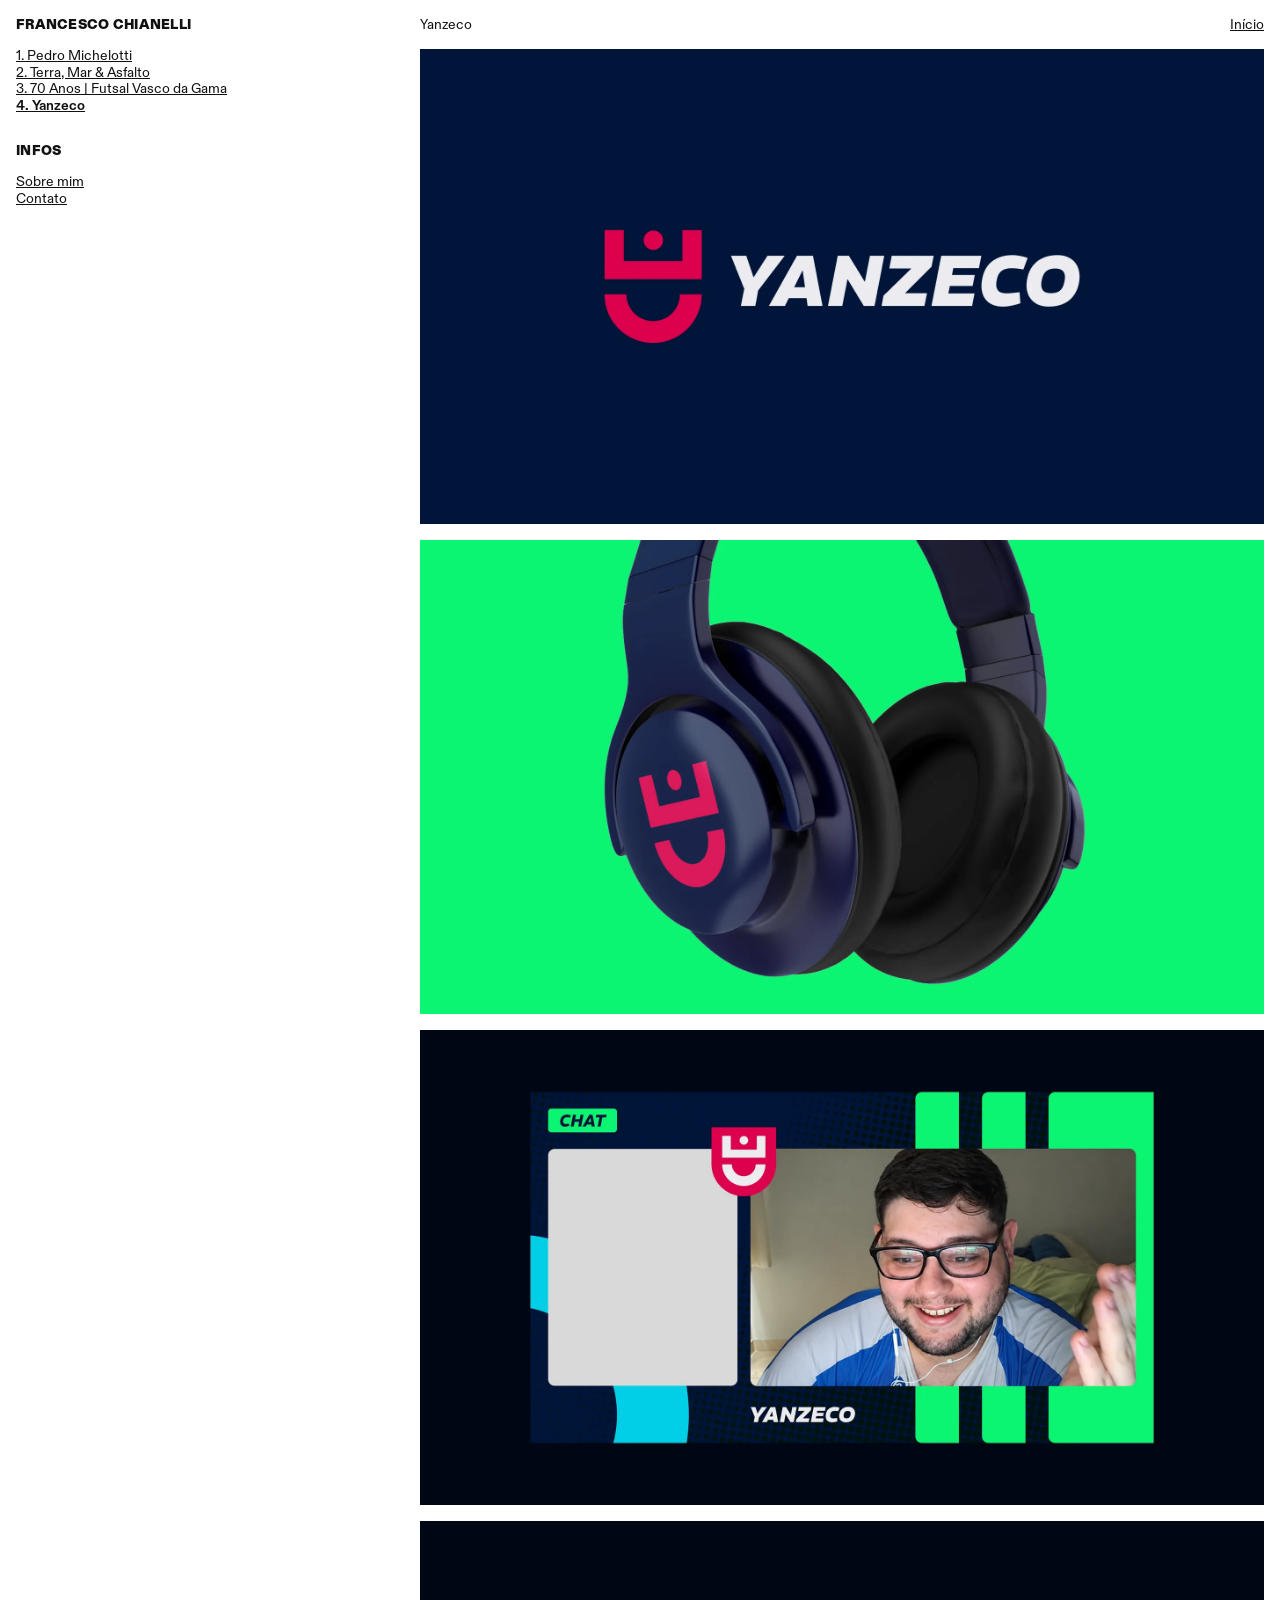
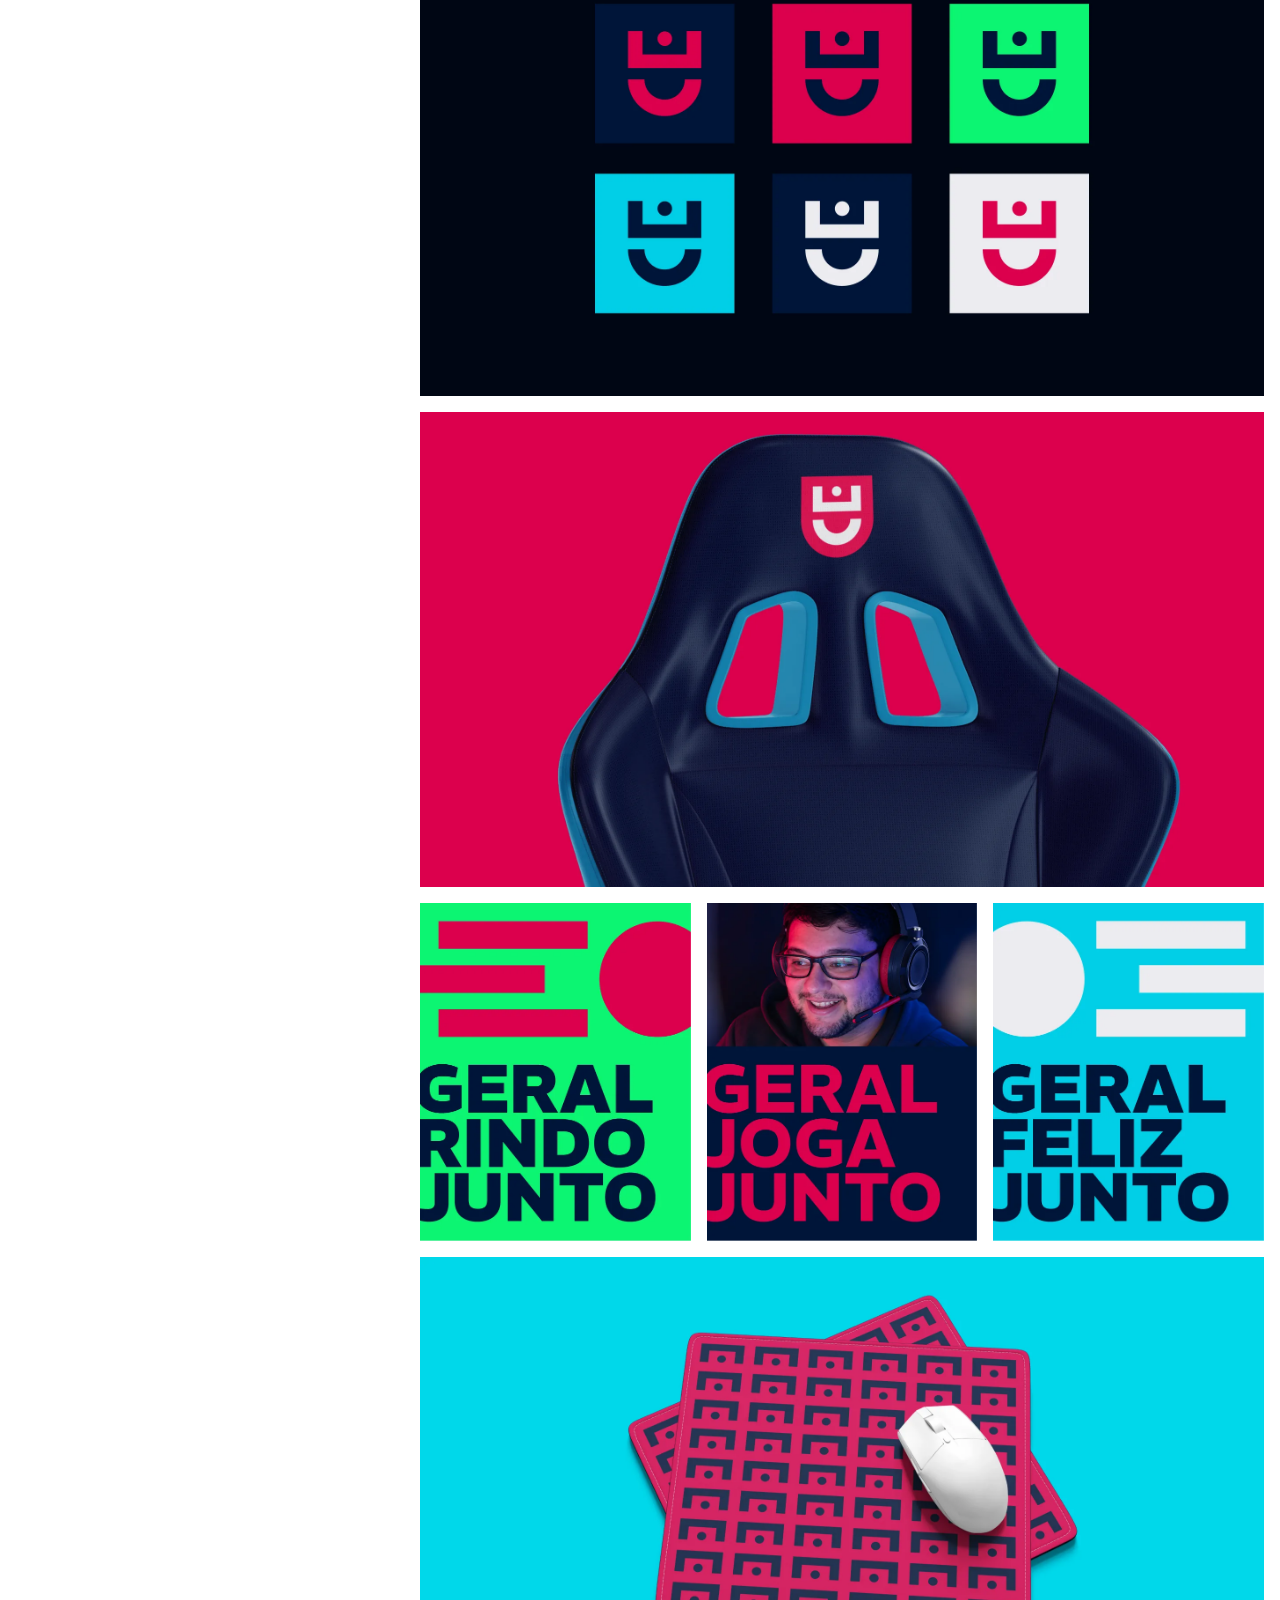
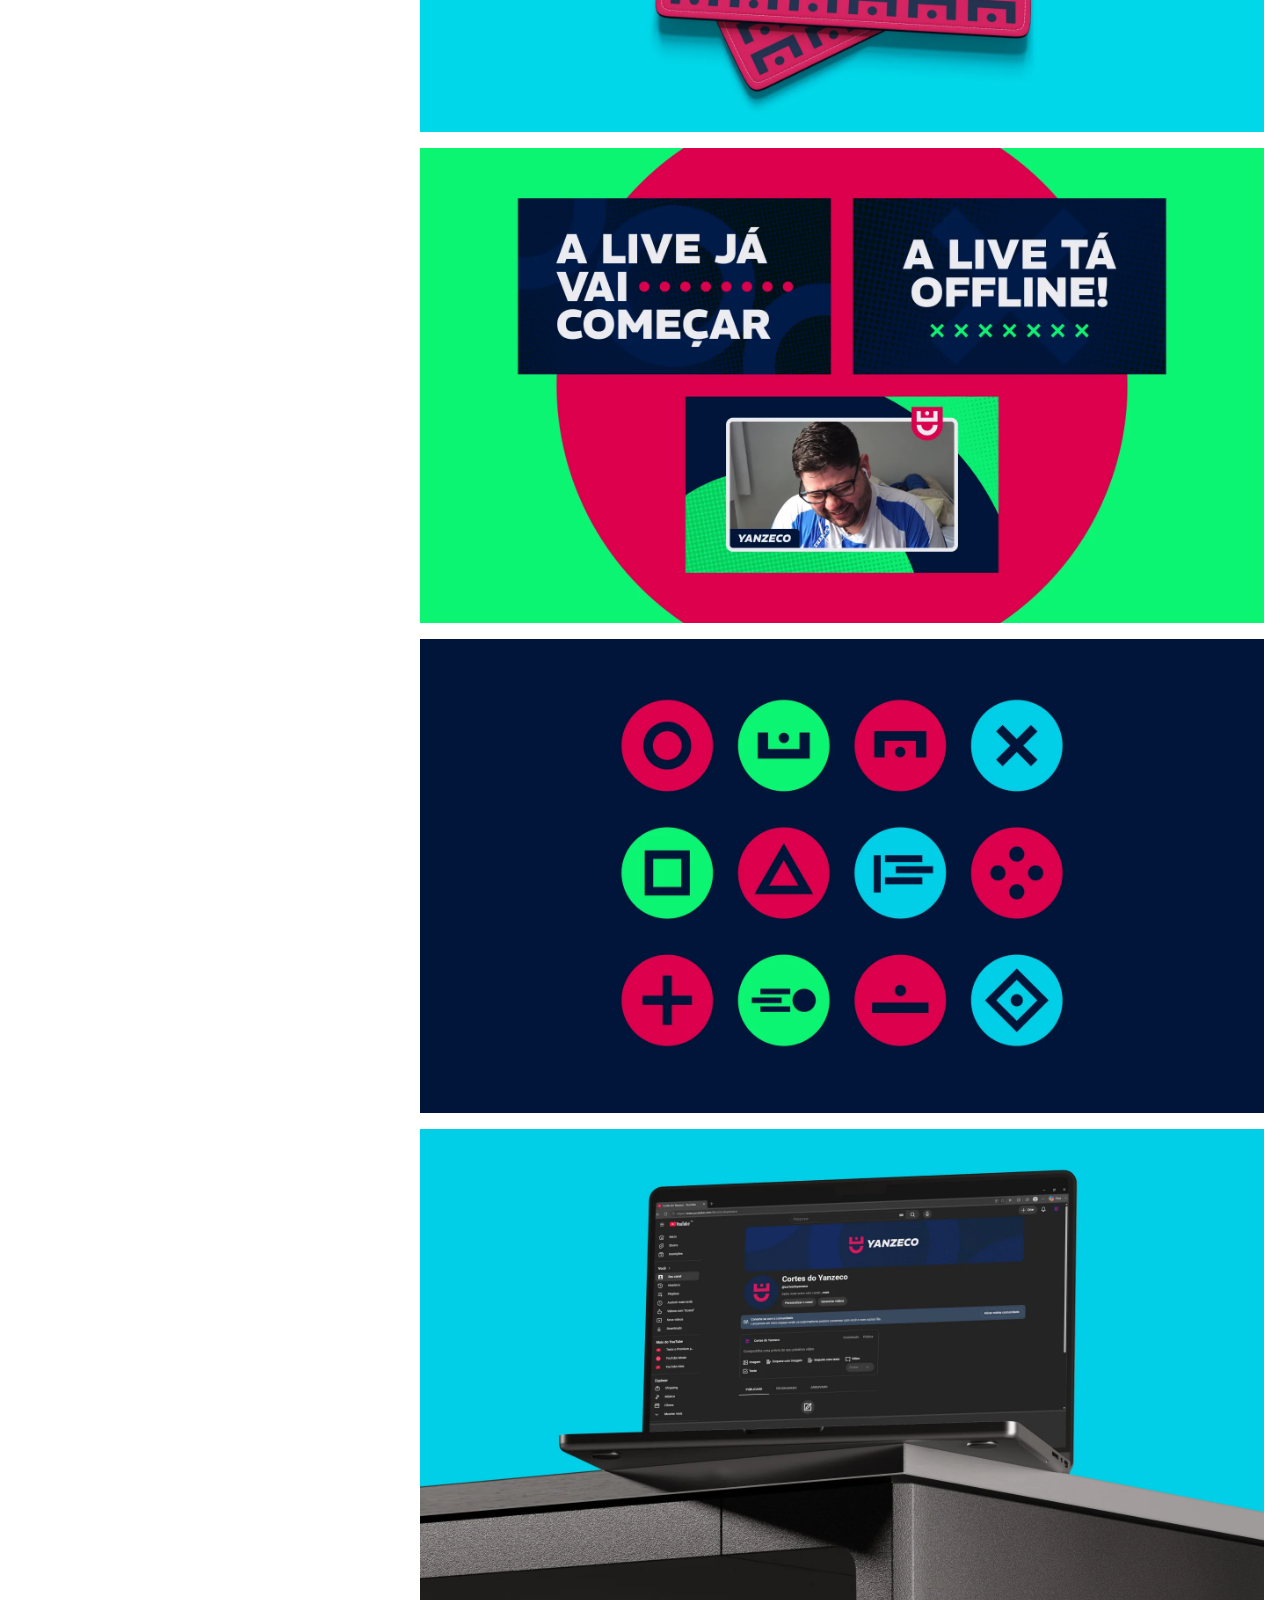
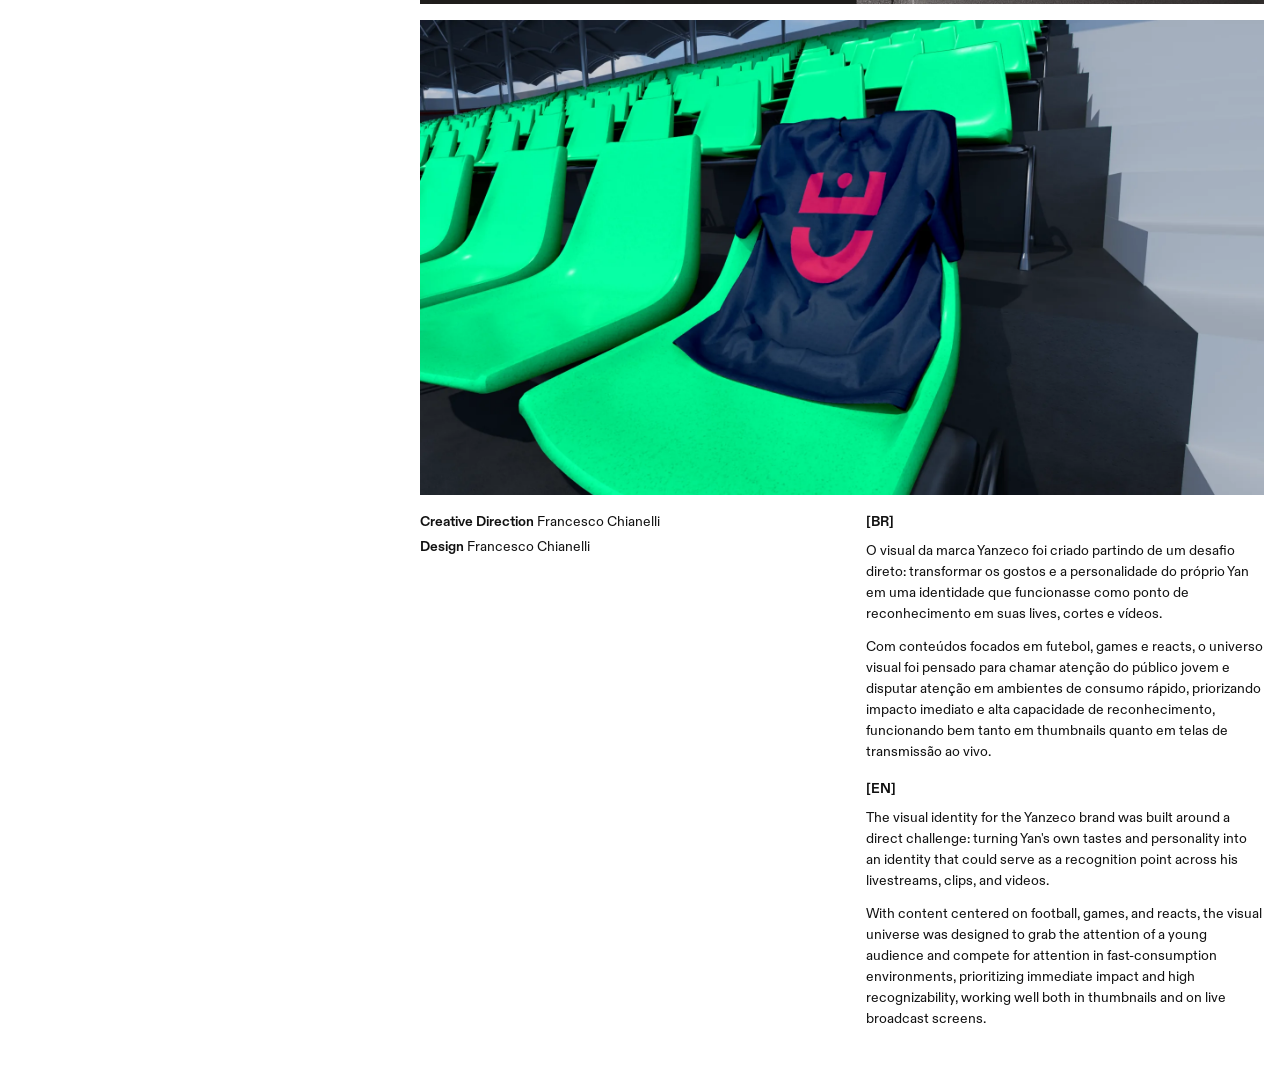
<file: yanzeco.html>
<!DOCTYPE html>
<html lang="pt-BR">
<head>
<meta charset="UTF-8">
<meta name="viewport" content="width=device-width, initial-scale=1.0">
<title>Yanzeco | Francesco Chianelli</title>
<meta name="description" content="Portfólio de Francesco Chianelli, Designer Gráfico e Diretor de Arte especializado em branding e identidade visual.">
<link rel="icon" type="image/svg+xml" href="favicon-light.svg" media="(prefers-color-scheme: light)">
<link rel="icon" type="image/svg+xml" href="favicon-dark.svg" media="(prefers-color-scheme: dark)">
<link rel="stylesheet" href="css/style.css">

</head>
<body class="project-page">
  <div class="layout">
    
    <aside class="sidebar">
      <a href="/" class="brand">FRANCESCO CHIANELLI</a>
      <nav class="project-nav">
        <ol>
          <li><a href="/pedro-michelotti">1. Pedro Michelotti</a></li>
      <li><a href="/terra-mar-asfalto">2. Terra, Mar & Asfalto</a></li>
      <li><a href="/70-anos-futsal">3. 70 Anos | Futsal Vasco da Gama</a></li>
      <li><a href="/yanzeco" class="active">4. Yanzeco</a></li>
        </ol>
      </nav>
      <div class="infos">
        <span class="infos-label">INFOS</span>
        <a href="#" data-overlay="about">Sobre mim</a>
        <a href="#" data-overlay="contact">Contato</a>
      </div>
    </aside>
    <header class="mobile-topbar">
      <a href="/" class="brand">FRANCESCO CHIANELLI</a>
      <nav class="mobile-topbar-links">
        <a href="#" data-menu-open>Projetos</a>
        <a href="#" data-infos-open>Infos</a>
      </nav>
    </header>
    
    <main class="content">
      
      <div class="project-header">
        <span class="project-title">Yanzeco</span>
        <a href="#" class="mobile-projects-link" data-menu-open>Projetos</a>
        <a href="/" class="home-link">Início</a>
      </div>
      <div class="project-images">
        <div class="project-row grid-1">
          <img src="images/yanzeco/1.webp" alt="Yanzeco - imagem 1" loading="lazy">
        </div>
        <div class="project-row grid-1">
          <img src="images/yanzeco/2.webp" alt="Yanzeco - imagem 2" loading="lazy">
        </div>
        <div class="project-row grid-1">
          <img src="images/yanzeco/3.webp" alt="Yanzeco - imagem 3" loading="lazy">
        </div>
        <div class="project-row grid-1">
          <img src="images/yanzeco/4.webp" alt="Yanzeco - imagem 4" loading="lazy">
        </div>
        <div class="project-row grid-1">
          <img src="images/yanzeco/5.webp" alt="Yanzeco - imagem 5" loading="lazy">
        </div>
        <div class="project-row grid-3">
          <img src="images/yanzeco/6.webp" alt="Yanzeco - imagem 6" loading="lazy">
          <img src="images/yanzeco/7.webp" alt="Yanzeco - imagem 7" loading="lazy">
          <img src="images/yanzeco/8.webp" alt="Yanzeco - imagem 8" loading="lazy">
        </div>
        <div class="project-row grid-1">
          <img src="images/yanzeco/9.webp" alt="Yanzeco - imagem 9" loading="lazy">
        </div>
        <div class="project-row grid-1">
          <img src="images/yanzeco/10.webp" alt="Yanzeco - imagem 10" loading="lazy">
        </div>
        <div class="project-row grid-1">
          <img src="images/yanzeco/11.webp" alt="Yanzeco - imagem 11" loading="lazy">
        </div>
        <div class="project-row grid-1">
          <img src="images/yanzeco/12.webp" alt="Yanzeco - imagem 12" loading="lazy">
        </div>
        <div class="project-row grid-1">
          <img src="images/yanzeco/13.webp" alt="Yanzeco - imagem 13" loading="lazy">
        </div>
      </div>
      <div class="project-footer">
        <div class="credits">
          <p><strong>Creative Direction</strong> Francesco Chianelli</p>
          <p><strong>Design</strong> Francesco Chianelli</p>
        </div>
        <div class="descriptions">
          <p class="lang-label">[BR]</p>
          <p>O visual da marca Yanzeco foi criado partindo de um desafio direto: transformar os gostos e a personalidade do próprio Yan em uma identidade que funcionasse como ponto de reconhecimento em suas lives, cortes e&nbsp;vídeos.</p><p>Com conteúdos focados em futebol, games e reacts, o universo visual foi pensado para chamar atenção do público jovem e disputar atenção em ambientes de consumo rápido, priorizando impacto imediato e alta capacidade de reconhecimento, funcionando bem tanto em thumbnails quanto em telas de transmissão ao&nbsp;vivo.</p>
          <p class="lang-label">[EN]</p>
          <p>The visual identity for the Yanzeco brand was built around a direct challenge: turning Yan's own tastes and personality into an identity that could serve as a recognition point across his livestreams, clips, and&nbsp;videos.</p><p>With content centered on football, games, and reacts, the visual universe was designed to grab the attention of a young audience and compete for attention in fast-consumption environments, prioritizing immediate impact and high recognizability, working well both in thumbnails and on live broadcast&nbsp;screens.</p>
        </div>
      </div>
    
    </main>
  </div>
  
    <div class="mobile-menu" data-mobile-menu>
      <div class="overlay-head">
        <span class="brand">FRANCESCO CHIANELLI</span>
        <a href="#" data-menu-close>Fechar</a>
      </div>
      <nav class="project-nav">
        <ol>
          <li><a href="/pedro-michelotti">1. Pedro Michelotti</a></li>
      <li><a href="/terra-mar-asfalto">2. Terra, Mar & Asfalto</a></li>
      <li><a href="/70-anos-futsal">3. 70 Anos | Futsal Vasco da Gama</a></li>
      <li><a href="/yanzeco" class="active">4. Yanzeco</a></li>
        </ol>
      </nav>
    </div>
    
    <div class="mobile-menu" data-mobile-infos>
      <div class="overlay-head">
        <span class="brand">FRANCESCO CHIANELLI</span>
        <a href="#" data-menu-close>Fechar</a>
      </div>
      <div class="infos">
        <a href="#" data-overlay="about">Sobre mim</a>
        <a href="#" data-overlay="contact">Contato</a>
      </div>
    </div>
    
  
    <div class="overlay" data-overlay-panel="about">
      <div class="overlay-head">
        <span class="brand">FRANCESCO CHIANELLI</span>
        <a href="#" data-overlay-close>Fechar</a>
      </div>
      <div class="overlay-body">
        <p class="lang-label">[BR]</p>
        <p>Designer Gráfico e Diretor de Arte com mais de 9 anos de experiência e atuação em branding, identidade visual e gestão de projetos criativos, com foco em posicionamento de marca, engajamento e performance visual. Tenho formação em Estudos de Mídia pela Universidade Federal Fluminense (UFF), e experiência em projetos para grandes marcas como USP, Estácio, Qconcursos, Ibmec, Atlético-MG, Corinthians, Vasco da Gama, Bruno Cantarelli (Charla Podcast), Matheus Cunha, Lucas Paquetá, Bruno Guimarães e&nbsp;Jorginho.</p>
        <p class="lang-label">[EN]</p>
        <p>Graphic Designer and Art Director with over 9 years of experience in branding, visual identity, and creative project management, focused on brand positioning, engagement, and visual performance. I hold a degree in Media Studies from Universidade Federal Fluminense (UFF), and have worked on projects for major brands such as USP, Estácio, Qconcursos, Ibmec, Atlético-MG, Corinthians, Vasco da Gama, Bruno Cantarelli (Charla Podcast), Matheus Cunha, Lucas Paquetá, Bruno Guimarães, and&nbsp;Jorginho.</p>
      </div>
    </div>
    <div class="overlay" data-overlay-panel="contact">
      <div class="overlay-head">
        <span class="overlay-title">CONTATO</span>
        <a href="#" data-overlay-close>Fechar</a>
      </div>
      <div class="overlay-body">
        <ol class="contact-list">
          <li><a href="mailto:francescochianelli@gmail.com">1. francescochianelli@gmail.com</a></li>
          <li><a href="https://www.linkedin.com/in/francescochianelli" target="_blank" rel="noopener">2. LinkedIn</a></li>
        </ol>
      </div>
    </div>
    
  <div class="scrim" data-scrim></div>
  <script src="js/main.js"></script>
</body>
</html>
</file>
<file: css/style.css>
/* ---------- Fonts ---------- */
@font-face {
  font-family: "ABC Diatype";
  src: url("../fonts/ABCDiatype-regular.woff2") format("woff2");
  font-weight: 400;
  font-style: normal;
  font-display: swap;
}
@font-face {
  font-family: "ABC Diatype";
  src: url("../fonts/ABCDiatype-medium.woff2") format("woff2");
  font-weight: 500;
  font-style: normal;
  font-display: swap;
}
@font-face {
  font-family: "ABC Diatype";
  src: url("../fonts/ABCDiatype-bold.woff2") format("woff2");
  font-weight: 700;
  font-style: normal;
  font-display: swap;
}
@font-face {
  font-family: "ABC Diatype";
  src: url("../fonts/ABCDiatype-black.woff2") format("woff2");
  font-weight: 900;
  font-style: normal;
  font-display: swap;
}

/* ---------- Reset & base ---------- */
* { box-sizing: border-box; margin: 0; padding: 0; }

:root {
  --sidebar-w: 420px;
  --grid-gap: 16px;
  --text: #111111;
  --muted: #6b6b6b;
  --bg: #ffffff;
  --overlay-bg: rgba(255, 255, 255, 0.97);
  --border: #e6e6e6;
  --font: "ABC Diatype", -apple-system, BlinkMacSystemFont, "Helvetica Neue", Arial, sans-serif;
}

html, body {
  height: 100%;
}

body {
  font-family: var(--font);
  color: var(--text);
  background: var(--bg);
  font-size: 14px;
  line-height: 1.5;
  -webkit-font-smoothing: antialiased;
}

a {
  color: inherit;
  text-decoration: underline;
}

img { display: block; max-width: 100%; height: auto; }

/* ---------- Layout ---------- */
.layout {
  display: flex;
  min-height: 100vh;
}

/* Desktop sidebar */
.sidebar {
  width: var(--sidebar-w);
  min-width: var(--sidebar-w);
  padding: 16px;
  position: sticky;
  top: 0;
  height: 100vh;
  display: flex;
  flex-direction: column;
  border-right: 1px solid transparent;
  line-height: 1.2;
}

.brand {
  display: block;
  font-weight: 900;
  letter-spacing: 0.02em;
  text-decoration: none;
  margin-bottom: 1em;
  font-size: 14px;
}

.project-nav {
  margin-bottom: 2em;
}

.project-nav ol {
  list-style: none;
  counter-reset: none;
}

.project-nav li {
  margin-bottom: 0;
}

.project-nav a {
  text-decoration: underline;
  font-size: 14px;
}

.project-nav a.active {
  font-weight: 700;
}

.infos {
  margin-top: 0;
  display: flex;
  flex-direction: column;
}

.infos-label {
  font-weight: 900;
  margin-bottom: 1em;
  letter-spacing: 0.02em;
}

.infos a {
  text-decoration: underline;
  margin-bottom: 0;
}

/* Mobile topbar, hidden on desktop */
.mobile-topbar {
  display: none;
}

/* Content area */
.content {
  flex: 1;
  min-width: 0;
}

/* ---------- Home grid ---------- */
.home-grid {
  display: grid;
  grid-template-columns: 1fr 1fr;
  gap: var(--grid-gap);
  padding: 16px;
}

.cover {
  display: block;
  overflow: hidden;
  aspect-ratio: 3 / 2;
}

.cover img {
  width: 100%;
  height: 100%;
  object-fit: cover;
  display: block;
}

/* ---------- Project page ---------- */
.project-header {
  display: flex;
  align-items: center;
  justify-content: space-between;
  padding: 16px 16px 16px 0;
  line-height: 1.2;
}

.project-title {
  font-weight: 400;
}

.title-break {
  display: none;
}

.mobile-projects-link {
  display: none;
}

.home-link {
  text-decoration: underline;
}

.project-images {
  display: flex;
  flex-direction: column;
  padding-right: 16px;
}

.project-row {
  display: grid;
  gap: var(--grid-gap);
  margin-bottom: var(--grid-gap);
}

.project-row:last-child {
  margin-bottom: 0;
}

.project-row.grid-1 { grid-template-columns: 1fr; }
.project-row.grid-2 { grid-template-columns: 1fr 1fr; }
.project-row.grid-3 { grid-template-columns: 1fr 1fr 1fr; }

.project-row img {
  width: 100%;
  height: 100%;
  object-fit: cover;
}

/* ---------- Scroll reveal (project image grids only) ---------- */
.project-row img {
  opacity: 0;
  transition: opacity 0.6s ease-out;
}

.project-row img.is-visible {
  opacity: 1;
}

@media (prefers-reduced-motion: reduce) {
  .project-row img {
    transition: none;
    opacity: 1;
  }
}

.project-footer {
  display: grid;
  grid-template-columns: 1fr 1fr;
  gap: 48px;
  padding: 16px 16px 32px 0;
}

.credits p {
  margin-bottom: 4px;
}

.descriptions .lang-label {
  font-weight: 700;
  margin: 16px 0 8px;
}

.descriptions .lang-label:first-child {
  margin-top: 0;
}

.descriptions p {
  margin-bottom: 12px;
}

/* ---------- Overlays: Sobre mim / Contato ---------- */
.scrim {
  position: fixed;
  inset: 0;
  background: rgba(255, 255, 255, 0.6);
  opacity: 0;
  pointer-events: none;
  transition: opacity 0.2s ease;
  z-index: 40;
}

.scrim.is-visible {
  opacity: 1;
  pointer-events: auto;
}

.overlay {
  position: fixed;
  top: 0;
  left: 0;
  width: var(--sidebar-w);
  height: 100vh;
  background: var(--overlay-bg);
  padding: 16px;
  transform: translateX(-8px);
  opacity: 0;
  pointer-events: none;
  transition: opacity 0.2s ease, transform 0.2s ease;
  z-index: 50;
  line-height: 1.2;
  overflow-y: auto;
}

.overlay.is-visible {
  opacity: 1;
  transform: translateX(0);
  pointer-events: auto;
}

.overlay-head {
  display: flex;
  align-items: flex-start;
  justify-content: space-between;
  margin-bottom: 1em;
}

.overlay-head .brand {
  font-weight: 900;
  font-size: 14px;
  margin-bottom: 0;
}

.overlay-title {
  font-weight: 900;
  font-size: 14px;
}

.overlay-head a[data-overlay-close],
.overlay-head a[data-menu-close] {
  line-height: 1;
}

.overlay-body .lang-label {
  font-weight: 700;
  margin: 16px 0 8px;
}

.overlay-body .lang-label:first-child {
  margin-top: 0;
}

.overlay-body p {
  margin-bottom: 12px;
}

.contact-list {
  list-style: none;
}

.contact-list li {
  margin-bottom: 0;
}

.contact-list a {
  text-decoration: underline;
}

/* ---------- Mobile menu (Projetos) ---------- */
.mobile-menu {
  position: fixed;
  inset: 0;
  background: var(--bg);
  padding: 20px;
  transform: translateX(100%);
  transition: transform 0.25s ease;
  z-index: 60;
  overflow-y: auto;
  line-height: 1.2;
}

.mobile-menu.is-open {
  transform: translateX(0);
}

/* ==================================================
   Mobile
   ================================================== */
@media (max-width: 860px) {
  .sidebar {
    display: none;
  }

  .mobile-topbar {
    display: flex;
    align-items: center;
    justify-content: space-between;
    flex-wrap: wrap;
    row-gap: 8px;
    position: sticky;
    top: 0;
    background: var(--bg);
    padding: 16px 20px;
    z-index: 30;
    border-bottom: 1px solid var(--border);
  }

  .mobile-topbar .brand {
    margin-bottom: 0;
  }

  .mobile-topbar-links {
    display: flex;
    align-items: center;
    gap: 16px;
    margin-left: auto;
  }

  .mobile-topbar-links a {
    text-decoration: underline;
    white-space: nowrap;
  }

  .layout {
    flex-direction: column;
  }

  .content {
    width: 100%;
  }

  .home-grid {
    grid-template-columns: 1fr;
    gap: 8px;
  }

  body.project-page .mobile-topbar {
    display: none;
  }

  .project-header {
    padding: 16px 20px;
    align-items: flex-start;
  }

  .project-title {
    flex: 1;
    min-width: 0;
    margin-right: 16px;
  }

  .title-break {
    display: inline;
  }

  .mobile-projects-link {
    display: inline;
    text-decoration: underline;
    flex-shrink: 0;
    margin-right: 16px;
  }

  .home-link {
    flex-shrink: 0;
  }

  .project-images {
    padding-right: 0;
  }

  .project-row {
    gap: 8px;
    margin-bottom: 8px;
  }

  .project-footer {
    grid-template-columns: 1fr;
    gap: 24px;
    padding: 20px;
  }

  .overlay {
    width: 100%;
  }
}
</file>
